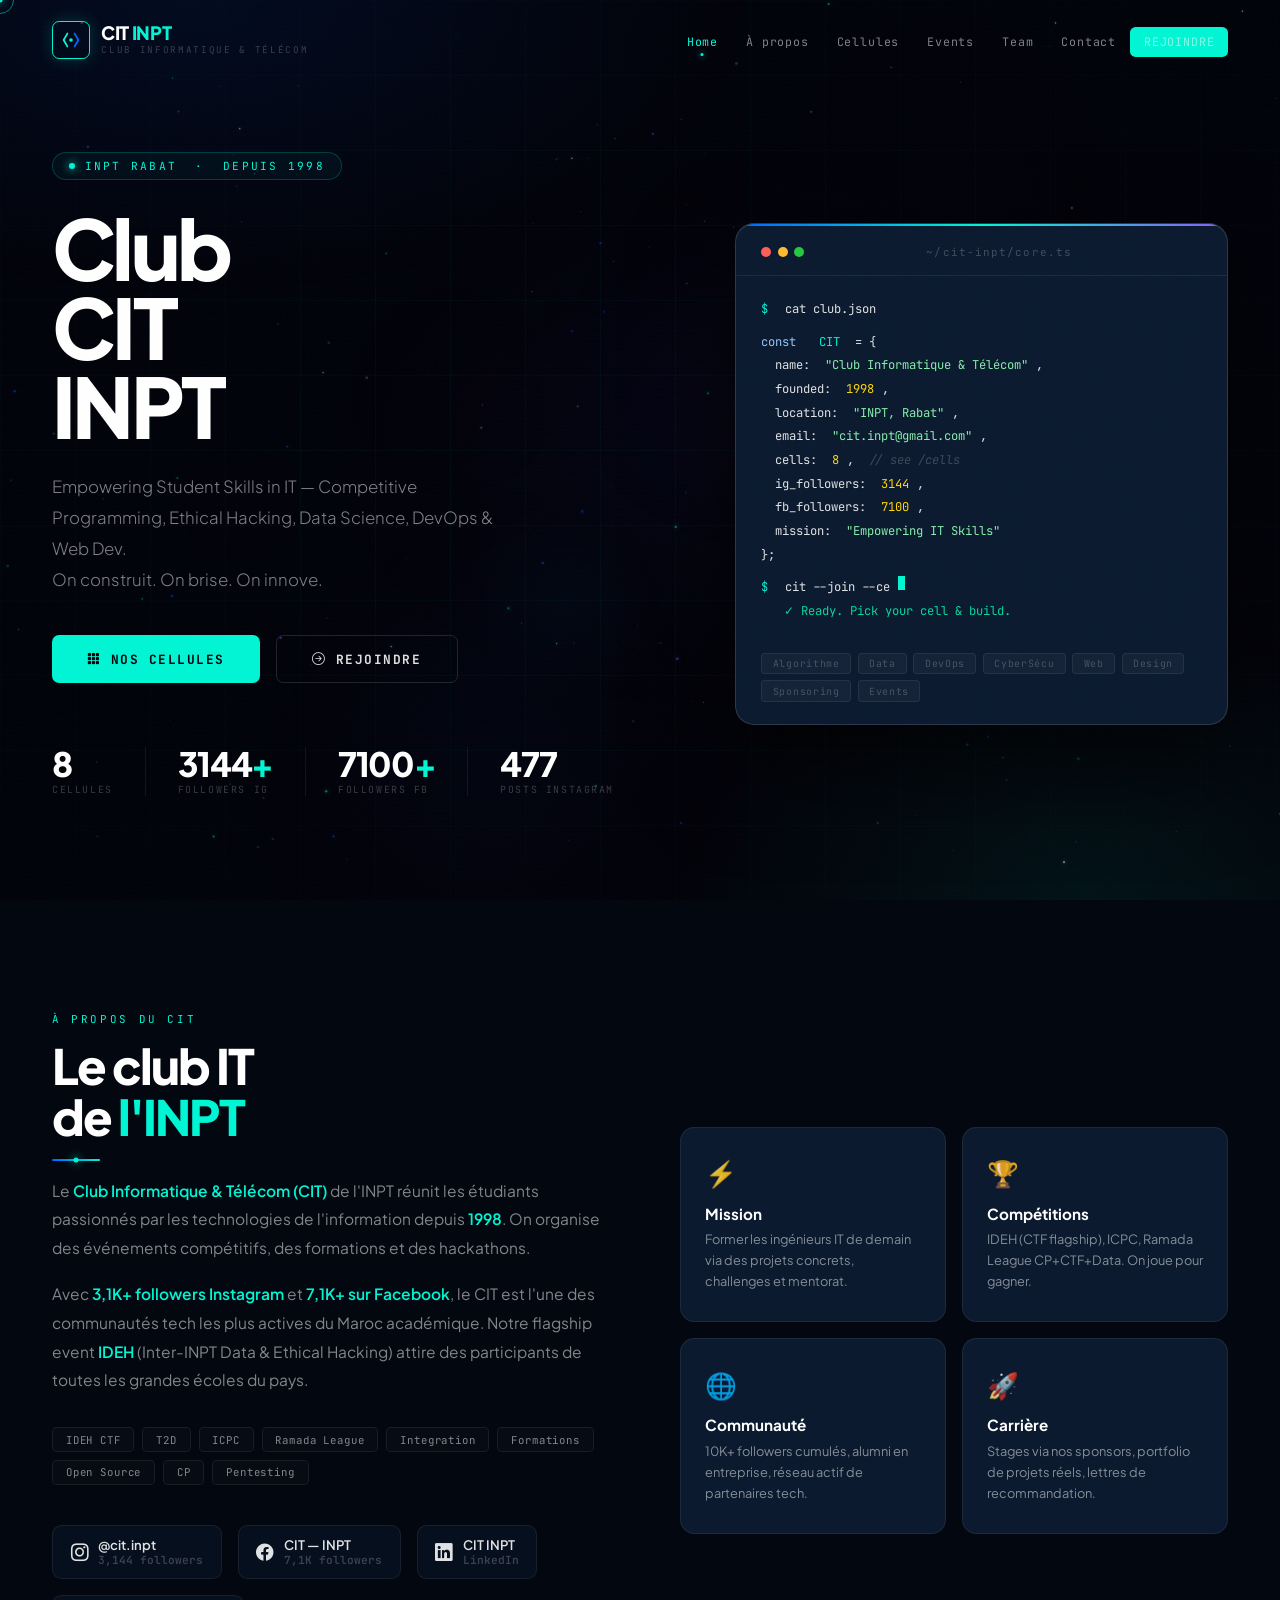
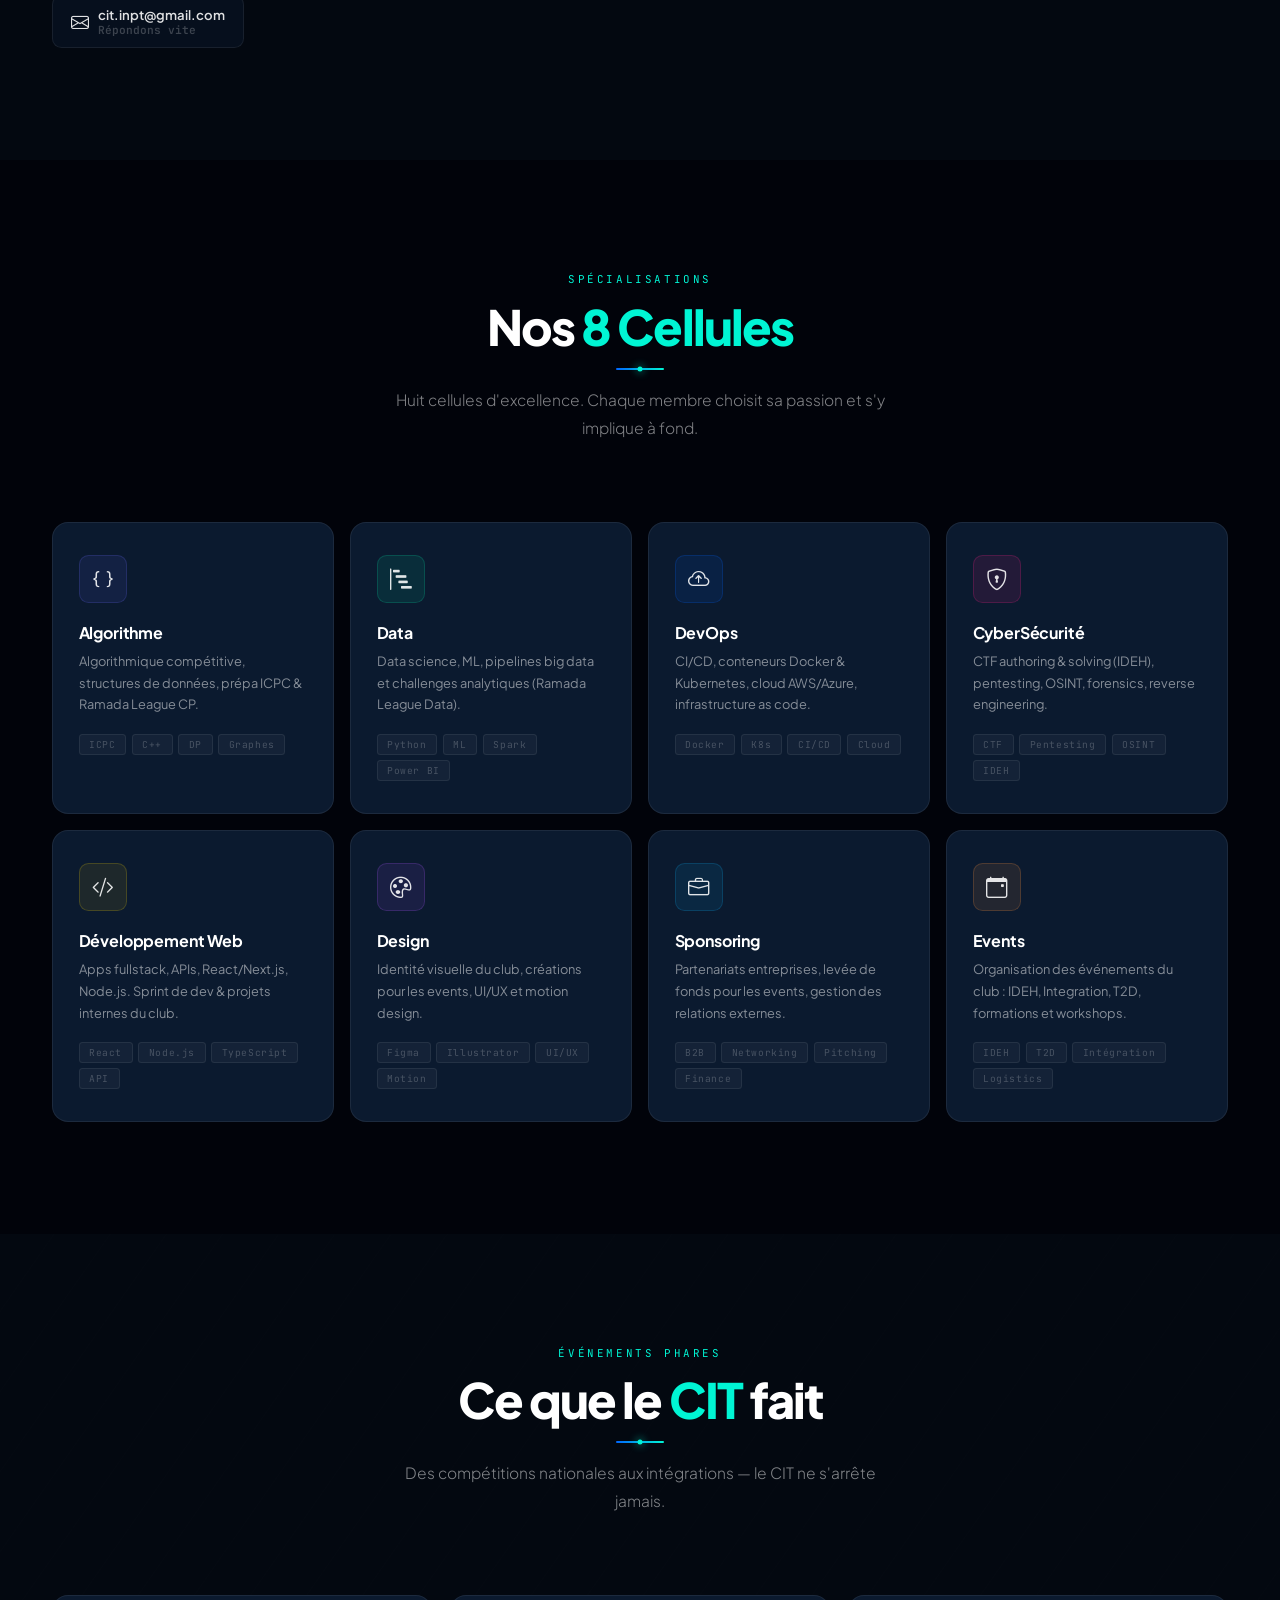
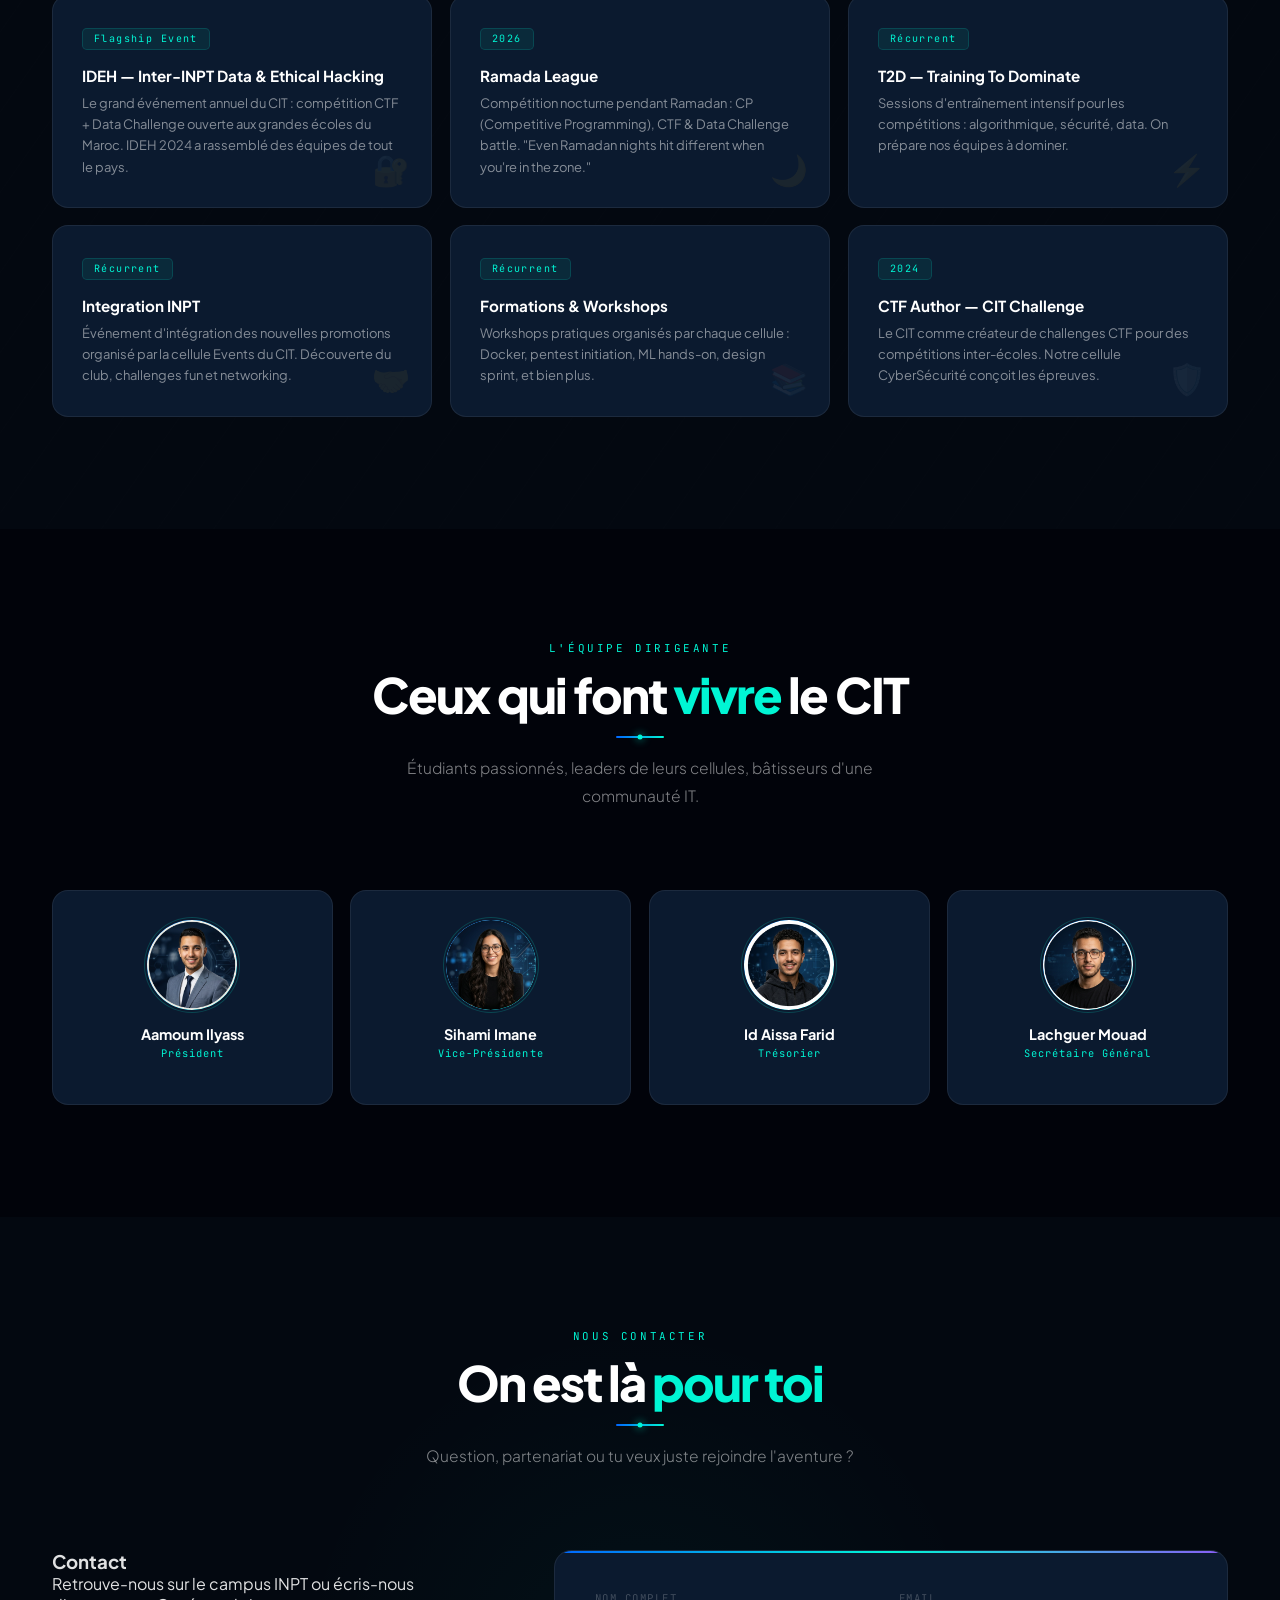
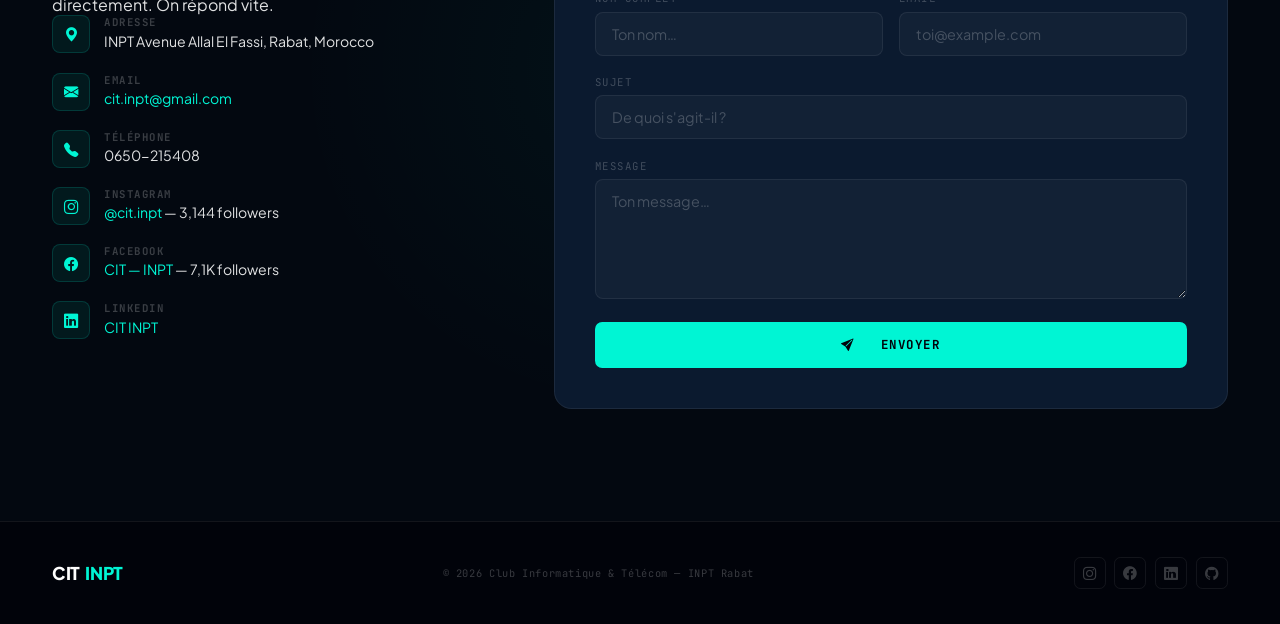
<file: index.html>
<!DOCTYPE html>
<html lang="fr">

<head>
    <meta charset="UTF-8" />
    <meta name="viewport" content="width=device-width, initial-scale=1.0" />
    <meta name="description"
        content="CIT INPT — Club Informatique & Télécom. Algorithme, Data, DevOps, CyberSécurité, Web, Design, Sponsoring, Events." />
    <title>CIT INPT — Club Informatique &amp; Télécom</title>

    <!-- Bootstrap Icons -->
    <link rel="stylesheet" href="https://cdn.jsdelivr.net/npm/bootstrap-icons@1.11.3/font/bootstrap-icons.min.css" />
    <!-- Custom CSS -->
    <link rel="stylesheet" href="site.css" />
    <script src="site.js" defer></script>
</head>

<body>

    <!-- ── Grain noise overlay ─────────────────────────────────────────── -->
    <div class="noise-overlay"></div>

    <!-- ── Custom cursor ──────────────────────────────────────────────── -->
    <div class="cur-dot"></div>
    <div class="cur-ring"></div>

    <!-- ── Scroll progress ────────────────────────────────────────────── -->
    <div id="progress-bar"></div>

    <!-- ── Starfield canvas ───────────────────────────────────────────── -->
    <canvas id="starfield"></canvas>

    <!-- ══════════════════════════════════════════════════════════════════
     NAVBAR
     ══════════════════════════════════════════════════════════════════ -->
    <nav class="navbar">
        <div class="container">
            <div class="nav-inner">

                <!-- Logo -->
                <a href="#hero" class="nav-logo">
                    <div class="logo-icon">
                        <!-- CIT SVG mark (simplified bracket-C) -->
                        <svg viewBox="0 0 24 24" fill="none" xmlns="http://www.w3.org/2000/svg">
                            <path d="M8 5L4 12L8 19" stroke="#00f5d4" stroke-width="2" stroke-linecap="round"
                                stroke-linejoin="round" />
                            <path d="M16 5L20 12L16 19" stroke="#0066ff" stroke-width="2" stroke-linecap="round"
                                stroke-linejoin="round" />
                            <circle cx="12" cy="12" r="2" fill="#00f5d4" />
                        </svg>
                    </div>
                    <div>
                        <div class="logo-text">CIT <span>INPT</span></div>
                        <div class="logo-sub">Club Informatique &amp; Télécom</div>
                    </div>
                </a>

                <!-- Hamburger -->
                <button class="hamburger" aria-label="Menu">
                    <span></span><span></span><span></span>
                </button>

                <!-- Links -->
                <ul class="nav-links">
                    <li><a href="#hero" data-index="00">Home</a></li>
                    <li><a href="#about" data-index="01">À propos</a></li>
                    <li><a href="#cells" data-index="02">Cellules</a></li>
                    <li><a href="#events" data-index="03">Events</a></li>
                    <li><a href="#team" data-index="04">Team</a></li>
                    <li><a href="#contact" data-index="05">Contact</a></li>
                    <li><a href="join/index.html" class="btn-join">Rejoindre</a></li>
                </ul>

            </div>
        </div>
    </nav>

    <!-- ══════════════════════════════════════════════════════════════════
     HERO
     ══════════════════════════════════════════════════════════════════ -->
    <section id="hero">
        <!-- bg layers -->
        <div style="position:absolute;inset:0;z-index:1;pointer-events:none;">
            <div class="hero-bg-grid"
                style="position:absolute;inset:0;background-image:linear-gradient(rgba(0,245,212,.035) 1px,transparent 1px),linear-gradient(90deg,rgba(0,245,212,.035) 1px,transparent 1px);background-size:75px 75px;mask-image:radial-gradient(ellipse 80% 80% at 50% 50%,black 30%,transparent 100%);">
            </div>
        </div>

        <div class="container">
            <div class="hero-grid">

                <!-- ── LEFT ── -->
                <div>
                    <div class="hero-eyebrow reveal">
                        <span class="eyebrow-dot"></span>
                        INPT Rabat &nbsp;·&nbsp; Depuis 1998
                    </div>

                    <h1 class="hero-h1 reveal d1">
                        Club<br>
                        CIT<br>
                        INPT
                    </h1>

                    <p class="hero-desc reveal d2">
                        Empowering Student Skills in IT — Competitive Programming,
                        Ethical Hacking, Data Science, DevOps &amp; Web Dev.
                        <br>On construit. On brise. On innove.
                    </p>

                    <div class="hero-actions reveal d3">
                        <a href="#cells" class="cta-primary">
                            <i class="bi bi-grid-3x3-gap-fill"></i> Nos Cellules
                        </a>
                        <a href="join/index.html" class="cta-ghost">
                            <i class="bi bi-arrow-right-circle"></i> Rejoindre
                        </a>
                    </div>

                    <div class="hero-stats reveal d4">
                        <div class="hero-stat">
                            <div class="stat-val" data-count="8" data-suffix=""><span>0</span></div>
                            <div class="stat-key">Cellules</div>
                        </div>
                        <div class="hero-stat">
                            <div class="stat-val" data-count="3144" data-suffix="+"><span>0+</span></div>
                            <div class="stat-key">Followers IG</div>
                        </div>
                        <div class="hero-stat">
                            <div class="stat-val" data-count="7100" data-suffix="+"><span>0+</span></div>
                            <div class="stat-key">Followers FB</div>
                        </div>
                        <div class="hero-stat">
                            <div class="stat-val" data-count="477" data-suffix=""><span>0</span></div>
                            <div class="stat-key">Posts Instagram</div>
                        </div>
                    </div>
                </div>

                <!-- ── RIGHT — Holo terminal card ── -->
                <div class="hero-card reveal d2">
                    <div class="holo-card">
                        <div class="card-header">
                            <div class="win-dots">
                                <div class="wd r"></div>
                                <div class="wd y"></div>
                                <div class="wd g"></div>
                            </div>
                            <div class="card-title">~/cit-inpt/core.ts</div>
                        </div>

                        <div class="card-body">
                            <div class="tl"><span class="tp">$</span><span class="t-type" data-t="cat club.json"></span>
                            </div>
                            <div class="tb"></div>
                            <div class="tl"><span class="kw">const</span>&nbsp;<span class="fn">CIT</span>&nbsp;= {
                            </div>
                            <div class="tl">&nbsp;&nbsp;name:&nbsp;<span class="str">"Club Informatique &
                                    Télécom"</span>,</div>
                            <div class="tl">&nbsp;&nbsp;founded:&nbsp;<span class="num">1998</span>,</div>
                            <div class="tl">&nbsp;&nbsp;location:&nbsp;<span class="str">"INPT, Rabat"</span>,</div>
                            <div class="tl">&nbsp;&nbsp;email:&nbsp;<span class="str">"cit.inpt@gmail.com"</span>,</div>
                            <div class="tl">&nbsp;&nbsp;cells:&nbsp;<span class="num">8</span>,&nbsp;<span class="cm">//
                                    see /cells</span></div>
                            <div class="tl">&nbsp;&nbsp;ig_followers:&nbsp;<span class="num">3144</span>,</div>
                            <div class="tl">&nbsp;&nbsp;fb_followers:&nbsp;<span class="num">7100</span>,</div>
                            <div class="tl">&nbsp;&nbsp;mission:&nbsp;<span class="str">"Empowering IT Skills"</span>
                            </div>
                            <div class="tl">};</div>
                            <div class="tb"></div>
                            <div class="tl">
                                <span class="tp">$</span>
                                <span class="t-type" data-t="cit --join --cell=?"></span>
                                <span class="tcur"></span>
                            </div>
                            <div class="tl"><span class="ok">✓ Ready. Pick your cell &amp; build.</span></div>
                        </div>

                        <div class="card-chips">
                            <span class="chip">Algorithme</span>
                            <span class="chip">Data</span>
                            <span class="chip">DevOps</span>
                            <span class="chip">CyberSécu</span>
                            <span class="chip">Web</span>
                            <span class="chip">Design</span>
                            <span class="chip">Sponsoring</span>
                            <span class="chip">Events</span>
                        </div>
                    </div>
                </div>

            </div>
        </div>
    </section>

    <!-- ══════════════════════════════════════════════════════════════════
     ABOUT
     ══════════════════════════════════════════════════════════════════ -->
    <section id="about">
        <div class="container">
            <div class="about-wrap">

                <!-- Left text -->
                <div class="about-left">
                    <span class="s-kicker reveal">À propos du CIT</span>
                    <h2 class="s-title reveal d1">Le club IT<br>de <span class="acc">l'INPT</span></h2>
                    <div class="s-line reveal d1"></div>

                    <p class="about-body reveal d2">
                        Le <strong>Club Informatique &amp; Télécom (CIT)</strong> de l'INPT réunit
                        les étudiants passionnés par les technologies de l'information depuis <strong>1998</strong>.
                        On organise des événements compétitifs, des formations et des hackathons.
                    </p>
                    <p class="about-body reveal d3">
                        Avec <strong>3,1K+ followers Instagram</strong> et <strong>7,1K+ sur Facebook</strong>,
                        le CIT est l'une des communautés tech les plus actives du Maroc académique.
                        Notre flagship event <strong>IDEH</strong> (Inter-INPT Data &amp; Ethical Hacking)
                        attire des participants de toutes les grandes écoles du pays.
                    </p>

                    <div class="about-tags reveal d4">
                        <span class="atag">IDEH CTF</span>
                        <span class="atag">T2D</span>
                        <span class="atag">ICPC</span>
                        <span class="atag">Ramada League</span>
                        <span class="atag">Integration</span>
                        <span class="atag">Formations</span>
                        <span class="atag">Open Source</span>
                        <span class="atag">CP</span>
                        <span class="atag">Pentesting</span>
                    </div>

                    <!-- Real social links -->
                    <div class="social-row reveal d5">
                        <a class="social-pill" href="https://www.instagram.com/cit.inpt/" target="_blank"
                            rel="noopener">
                            <span class="sp-icon"><i class="bi bi-instagram"></i></span>
                            <div>
                                <div>@cit.inpt</div>
                                <div class="sp-count">3,144 followers</div>
                            </div>
                        </a>
                        <a class="social-pill" href="https://www.facebook.com/CIT.INPT?locale=fr_FR" target="_blank"
                            rel="noopener">
                            <span class="sp-icon"><i class="bi bi-facebook"></i></span>
                            <div>
                                <div>CIT — INPT</div>
                                <div class="sp-count">7,1K followers</div>
                            </div>
                        </a>
                        <a class="social-pill" href="https://www.linkedin.com/company/cit-inpt/?originalSubdomain=ma"
                            target="_blank" rel="noopener">
                            <span class="sp-icon"><i class="bi bi-linkedin"></i></span>
                            <div>
                                <div>CIT INPT</div>
                                <div class="sp-count">LinkedIn</div>
                            </div>
                        </a>
                        <a class="social-pill" href="mailto:cit.inpt@gmail.com">
                            <span class="sp-icon"><i class="bi bi-envelope"></i></span>
                            <div>
                                <div>cit.inpt@gmail.com</div>
                                <div class="sp-count">Répondons vite</div>
                            </div>
                        </a>
                    </div>
                </div>

                <!-- Right mini cards -->
                <div class="about-cards">
                    <div class="acard reveal d1" style="--ac-grad:linear-gradient(90deg,#00f5d4,#0066ff)">
                        <span class="acard-ico">⚡</span>
                        <h4>Mission</h4>
                        <p>Former les ingénieurs IT de demain via des projets concrets, challenges et mentorat.</p>
                    </div>
                    <div class="acard reveal d2" style="--ac-grad:linear-gradient(90deg,#f72585,#ffd60a)">
                        <span class="acard-ico">🏆</span>
                        <h4>Compétitions</h4>
                        <p>IDEH (CTF flagship), ICPC, Ramada League CP+CTF+Data. On joue pour gagner.</p>
                    </div>
                    <div class="acard reveal d3" style="--ac-grad:linear-gradient(90deg,#6366f1,#a78bfa)">
                        <span class="acard-ico">🌐</span>
                        <h4>Communauté</h4>
                        <p>10K+ followers cumulés, alumni en entreprise, réseau actif de partenaires tech.</p>
                    </div>
                    <div class="acard reveal d4" style="--ac-grad:linear-gradient(90deg,#06d6a0,#00f5d4)">
                        <span class="acard-ico">🚀</span>
                        <h4>Carrière</h4>
                        <p>Stages via nos sponsors, portfolio de projets réels, lettres de recommandation.</p>
                    </div>
                </div>

            </div>
        </div>
    </section>

    <!-- ══════════════════════════════════════════════════════════════════
     CELLS
     ══════════════════════════════════════════════════════════════════ -->
    <section id="cells">
        <div class="container">
            <div class="s-head">
                <span class="s-kicker reveal">Spécialisations</span>
                <h2 class="s-title reveal d1">Nos <span class="acc">8 Cellules</span></h2>
                <div class="s-line reveal d1"></div>
                <p class="s-desc reveal d2">
                    Huit cellules d'excellence. Chaque membre choisit sa passion et s'y implique à fond.
                </p>
            </div>

            <div class="cells-grid">

                <!-- 1. Algorithme -->
                <div class="cell c-algo reveal d1">
                    <div class="cell-shine"></div>
                    <div class="cell-body">
                        <div class="cell-icon"><i class="bi bi-braces"></i></div>
                        <h3>Algorithme</h3>
                        <p>Algorithmique compétitive, structures de données, prépa ICPC &amp; Ramada League CP.</p>
                        <div class="cell-tags">
                            <span class="ctag">ICPC</span><span class="ctag">C++</span>
                            <span class="ctag">DP</span><span class="ctag">Graphes</span>
                        </div>
                    </div>
                </div>

                <!-- 2. Data -->
                <div class="cell c-data reveal d2">
                    <div class="cell-shine"></div>
                    <div class="cell-body">
                        <div class="cell-icon"><i class="bi bi-bar-chart-steps"></i></div>
                        <h3>Data</h3>
                        <p>Data science, ML, pipelines big data et challenges analytiques (Ramada League Data).</p>
                        <div class="cell-tags">
                            <span class="ctag">Python</span><span class="ctag">ML</span>
                            <span class="ctag">Spark</span><span class="ctag">Power BI</span>
                        </div>
                    </div>
                </div>

                <!-- 3. DevOps -->
                <div class="cell c-devops reveal d3">
                    <div class="cell-shine"></div>
                    <div class="cell-body">
                        <div class="cell-icon"><i class="bi bi-cloud-arrow-up"></i></div>
                        <h3>DevOps</h3>
                        <p>CI/CD, conteneurs Docker &amp; Kubernetes, cloud AWS/Azure, infrastructure as code.</p>
                        <div class="cell-tags">
                            <span class="ctag">Docker</span><span class="ctag">K8s</span>
                            <span class="ctag">CI/CD</span><span class="ctag">Cloud</span>
                        </div>
                    </div>
                </div>

                <!-- 4. CyberSécurité -->
                <div class="cell c-cyber reveal d4">
                    <div class="cell-shine"></div>
                    <div class="cell-body">
                        <div class="cell-icon"><i class="bi bi-shield-lock"></i></div>
                        <h3>CyberSécurité</h3>
                        <p>CTF authoring &amp; solving (IDEH), pentesting, OSINT, forensics, reverse engineering.</p>
                        <div class="cell-tags">
                            <span class="ctag">CTF</span><span class="ctag">Pentesting</span>
                            <span class="ctag">OSINT</span><span class="ctag">IDEH</span>
                        </div>
                    </div>
                </div>

                <!-- 5. Développement Web -->
                <div class="cell c-web reveal d5">
                    <div class="cell-shine"></div>
                    <div class="cell-body">
                        <div class="cell-icon"><i class="bi bi-code-slash"></i></div>
                        <h3>Développement Web</h3>
                        <p>Apps fullstack, APIs, React/Next.js, Node.js. Sprint de dev &amp; projets internes du club.
                        </p>
                        <div class="cell-tags">
                            <span class="ctag">React</span><span class="ctag">Node.js</span>
                            <span class="ctag">TypeScript</span><span class="ctag">API</span>
                        </div>
                    </div>
                </div>

                <!-- 6. Design -->
                <div class="cell c-design reveal d6">
                    <div class="cell-shine"></div>
                    <div class="cell-body">
                        <div class="cell-icon"><i class="bi bi-palette"></i></div>
                        <h3>Design</h3>
                        <p>Identité visuelle du club, créations pour les events, UI/UX et motion design.</p>
                        <div class="cell-tags">
                            <span class="ctag">Figma</span><span class="ctag">Illustrator</span>
                            <span class="ctag">UI/UX</span><span class="ctag">Motion</span>
                        </div>
                    </div>
                </div>

                <!-- 7. Sponsoring -->
                <div class="cell c-spon reveal d7">
                    <div class="cell-shine"></div>
                    <div class="cell-body">
                        <div class="cell-icon"><i class="bi bi-briefcase"></i></div>
                        <h3>Sponsoring</h3>
                        <p>Partenariats entreprises, levée de fonds pour les events, gestion des relations externes.</p>
                        <div class="cell-tags">
                            <span class="ctag">B2B</span><span class="ctag">Networking</span>
                            <span class="ctag">Pitching</span><span class="ctag">Finance</span>
                        </div>
                    </div>
                </div>

                <!-- 8. Events -->
                <div class="cell c-events reveal d8">
                    <div class="cell-shine"></div>
                    <div class="cell-body">
                        <div class="cell-icon"><i class="bi bi-calendar-event"></i></div>
                        <h3>Events</h3>
                        <p>Organisation des événements du club : IDEH, Integration, T2D, formations et workshops.</p>
                        <div class="cell-tags">
                            <span class="ctag">IDEH</span><span class="ctag">T2D</span>
                            <span class="ctag">Intégration</span><span class="ctag">Logistics</span>
                        </div>
                    </div>
                </div>

            </div>
        </div>
    </section>

    <!-- ══════════════════════════════════════════════════════════════════
     EVENTS (highlights)
     ══════════════════════════════════════════════════════════════════ -->
    <section id="events">
        <div class="container">
            <div class="s-head">
                <span class="s-kicker reveal">Événements phares</span>
                <h2 class="s-title reveal d1">Ce que le <span class="acc">CIT</span> fait</h2>
                <div class="s-line reveal d1"></div>
                <p class="s-desc reveal d2">
                    Des compétitions nationales aux intégrations — le CIT ne s'arrête jamais.
                </p>
            </div>

            <div class="events-grid">

                <div class="ev-card reveal d1">
                    <span class="ev-yr">Flagship Event</span>
                    <h4>IDEH — Inter-INPT Data &amp; Ethical Hacking</h4>
                    <p>Le grand événement annuel du CIT : compétition CTF + Data Challenge ouverte aux grandes écoles du
                        Maroc. IDEH 2024 a rassemblé des équipes de tout le pays.</p>
                    <span class="ev-emoji">🔐</span>
                </div>

                <div class="ev-card reveal d2">
                    <span class="ev-yr">2026</span>
                    <h4>Ramada League</h4>
                    <p>Compétition nocturne pendant Ramadan : CP (Competitive Programming), CTF &amp; Data Challenge
                        battle. "Even Ramadan nights hit different when you're in the zone."</p>
                    <span class="ev-emoji">🌙</span>
                </div>

                <div class="ev-card reveal d3">
                    <span class="ev-yr">Récurrent</span>
                    <h4>T2D — Training To Dominate</h4>
                    <p>Sessions d'entraînement intensif pour les compétitions : algorithmique, sécurité, data. On
                        prépare nos équipes à dominer.</p>
                    <span class="ev-emoji">⚡</span>
                </div>

                <div class="ev-card reveal d4">
                    <span class="ev-yr">Récurrent</span>
                    <h4>Integration INPT</h4>
                    <p>Événement d'intégration des nouvelles promotions organisé par la cellule Events du CIT.
                        Découverte du club, challenges fun et networking.</p>
                    <span class="ev-emoji">🤝</span>
                </div>

                <div class="ev-card reveal d5">
                    <span class="ev-yr">Récurrent</span>
                    <h4>Formations &amp; Workshops</h4>
                    <p>Workshops pratiques organisés par chaque cellule : Docker, pentest initiation, ML hands-on,
                        design sprint, et bien plus.</p>
                    <span class="ev-emoji">📚</span>
                </div>

                <div class="ev-card reveal d6">
                    <span class="ev-yr">2024</span>
                    <h4>CTF Author — CIT Challenge</h4>
                    <p>Le CIT comme créateur de challenges CTF pour des compétitions inter-écoles. Notre cellule
                        CyberSécurité conçoit les épreuves.</p>
                    <span class="ev-emoji">🛡️</span>
                </div>

            </div>
        </div>
    </section>

    <!-- ══════════════════════════════════════════════════════════════════
     TEAM
     ══════════════════════════════════════════════════════════════════ -->
    <section id="team">
        <div class="container">
            <div class="s-head">
                <span class="s-kicker reveal">L'équipe dirigeante</span>
                <h2 class="s-title reveal d1">Ceux qui font <span class="acc">vivre</span> le CIT</h2>
                <div class="s-line reveal d1"></div>
                <p class="s-desc reveal d2">
                    Étudiants passionnés, leaders de leurs cellules, bâtisseurs d'une communauté IT.
                </p>
            </div>

            <div class="team-grid">
                <div class="tm-card reveal d1">
                    <div class="tm-av"><img src="team/president.png" alt="Aamoum Ilyass"></div>
                    <div class="tm-name">Aamoum Ilyass</div>
                    <div class="tm-role">Président</div>
                </div>
                <div class="tm-card reveal d2">
                    <div class="tm-av"><img src="team/vp.png" alt="Sihami Imane"></div>
                    <div class="tm-name">Sihami Imane</div>
                    <div class="tm-role">Vice-Présidente</div>
                </div>
                <div class="tm-card reveal d3">
                    <div class="tm-av"><img src="team/treasurer.png" alt="Id Aissa Farid"></div>
                    <div class="tm-name">Id Aissa Farid</div>
                    <div class="tm-role">Trésorier</div>
                </div>
                <div class="tm-card reveal d4">
                    <div class="tm-av"><img src="team/secretary.png" alt="Lachguer Mouad"></div>
                    <div class="tm-name">Lachguer Mouad</div>
                    <div class="tm-role">Secrétaire Général</div>
                </div>
            </div>
        </div>
    </section>

    <!-- ══════════════════════════════════════════════════════════════════
     CONTACT
     ══════════════════════════════════════════════════════════════════ -->
    <section id="contact">
        <div class="container">
            <div class="s-head">
                <span class="s-kicker reveal">Nous contacter</span>
                <h2 class="s-title reveal d1">On est là <span class="acc">pour toi</span></h2>
                <div class="s-line reveal d1"></div>
                <p class="s-desc reveal d2">
                    Question, partenariat ou tu veux juste rejoindre l'aventure ?
                </p>
            </div>

            <div class="contact-wrap">

                <!-- Info -->
                <div class="reveal d1">
                    <h3>Contact</h3>
                    <p>Retrouve-nous sur le campus INPT ou écris-nous directement. On répond vite.</p>

                    <div class="c-block">
                        <div class="c-icon"><i class="bi bi-geo-alt-fill"></i></div>
                        <div class="c-text">
                            <h5>Adresse</h5>
                            <p>INPT Avenue Allal El Fassi, Rabat, Morocco</p>
                        </div>
                    </div>
                    <div class="c-block">
                        <div class="c-icon"><i class="bi bi-envelope-fill"></i></div>
                        <div class="c-text">
                            <h5>Email</h5>
                            <p><a href="mailto:cit.inpt@gmail.com">cit.inpt@gmail.com</a></p>
                        </div>
                    </div>
                    <div class="c-block">
                        <div class="c-icon"><i class="bi bi-telephone-fill"></i></div>
                        <div class="c-text">
                            <h5>Téléphone</h5>
                            <p>0650-215408</p>
                        </div>
                    </div>
                    <div class="c-block">
                        <div class="c-icon"><i class="bi bi-instagram"></i></div>
                        <div class="c-text">
                            <h5>Instagram</h5>
                            <p><a href="https://www.instagram.com/cit.inpt/" target="_blank">@cit.inpt</a> — 3,144
                                followers
                            </p>
                        </div>
                    </div>
                    <div class="c-block">
                        <div class="c-icon"><i class="bi bi-facebook"></i></div>
                        <div class="c-text">
                            <h5>Facebook</h5>
                            <p><a href="https://www.facebook.com/CIT.INPT?locale=fr_FR" target="_blank">CIT — INPT</a> —
                                7,1K followers</p>
                        </div>
                    </div>
                    <div class="c-block">
                        <div class="c-icon"><i class="bi bi-linkedin"></i></div>
                        <div class="c-text">
                            <h5>LinkedIn</h5>
                            <p><a href="https://www.linkedin.com/company/cit-inpt/?originalSubdomain=ma"
                                    target="_blank">CIT INPT</a></p>
                        </div>
                    </div>
                </div>

                <!-- Form -->
                <div class="c-form-box reveal d2">
                    <form id="cForm" novalidate>
                        <div class="f-row">
                            <div class="fg">
                                <label class="flabel">Nom complet</label>
                                <input class="finput" type="text" placeholder="Ton nom…" required />
                            </div>
                            <div class="fg">
                                <label class="flabel">Email</label>
                                <input class="finput" type="email" placeholder="toi@example.com" required />
                            </div>
                        </div>
                        <div class="fg">
                            <label class="flabel">Sujet</label>
                            <input class="finput" type="text" placeholder="De quoi s'agit-il ?" />
                        </div>
                        <div class="fg">
                            <label class="flabel">Message</label>
                            <textarea class="finput" rows="5" placeholder="Ton message…" required></textarea>
                        </div>
                        <button type="submit" class="btn-send">
                            <i class="bi bi-send-fill"></i>&nbsp; Envoyer
                        </button>
                    </form>
                </div>

            </div>
        </div>
    </section>

    <!-- ══════════════════════════════════════════════════════════════════
     FOOTER
     ══════════════════════════════════════════════════════════════════ -->
    <footer>
        <div class="container">
            <div class="foot-inner">
                <div class="foot-brand">CIT &nbsp;<span>INPT</span></div>
                <div class="foot-copy">&copy; 2026 Club Informatique &amp; Télécom — INPT Rabat</div>
                <div class="foot-socials">
                    <a href="https://www.instagram.com/cit.inpt/" target="_blank" title="Instagram"><i
                            class="bi bi-instagram"></i></a>
                    <a href="https://www.facebook.com/CIT.INPT?locale=fr_FR" target="_blank" title="Facebook"><i
                            class="bi bi-facebook"></i></a>
                    <a href="https://www.linkedin.com/company/cit-inpt/?originalSubdomain=ma" target="_blank"
                        title="LinkedIn"><i class="bi bi-linkedin"></i></a>
                    <a href="#" title="GitHub"><i class="bi bi-github"></i></a>
                </div>
            </div>
        </div>
    </footer>


</body>

</html>
</file>
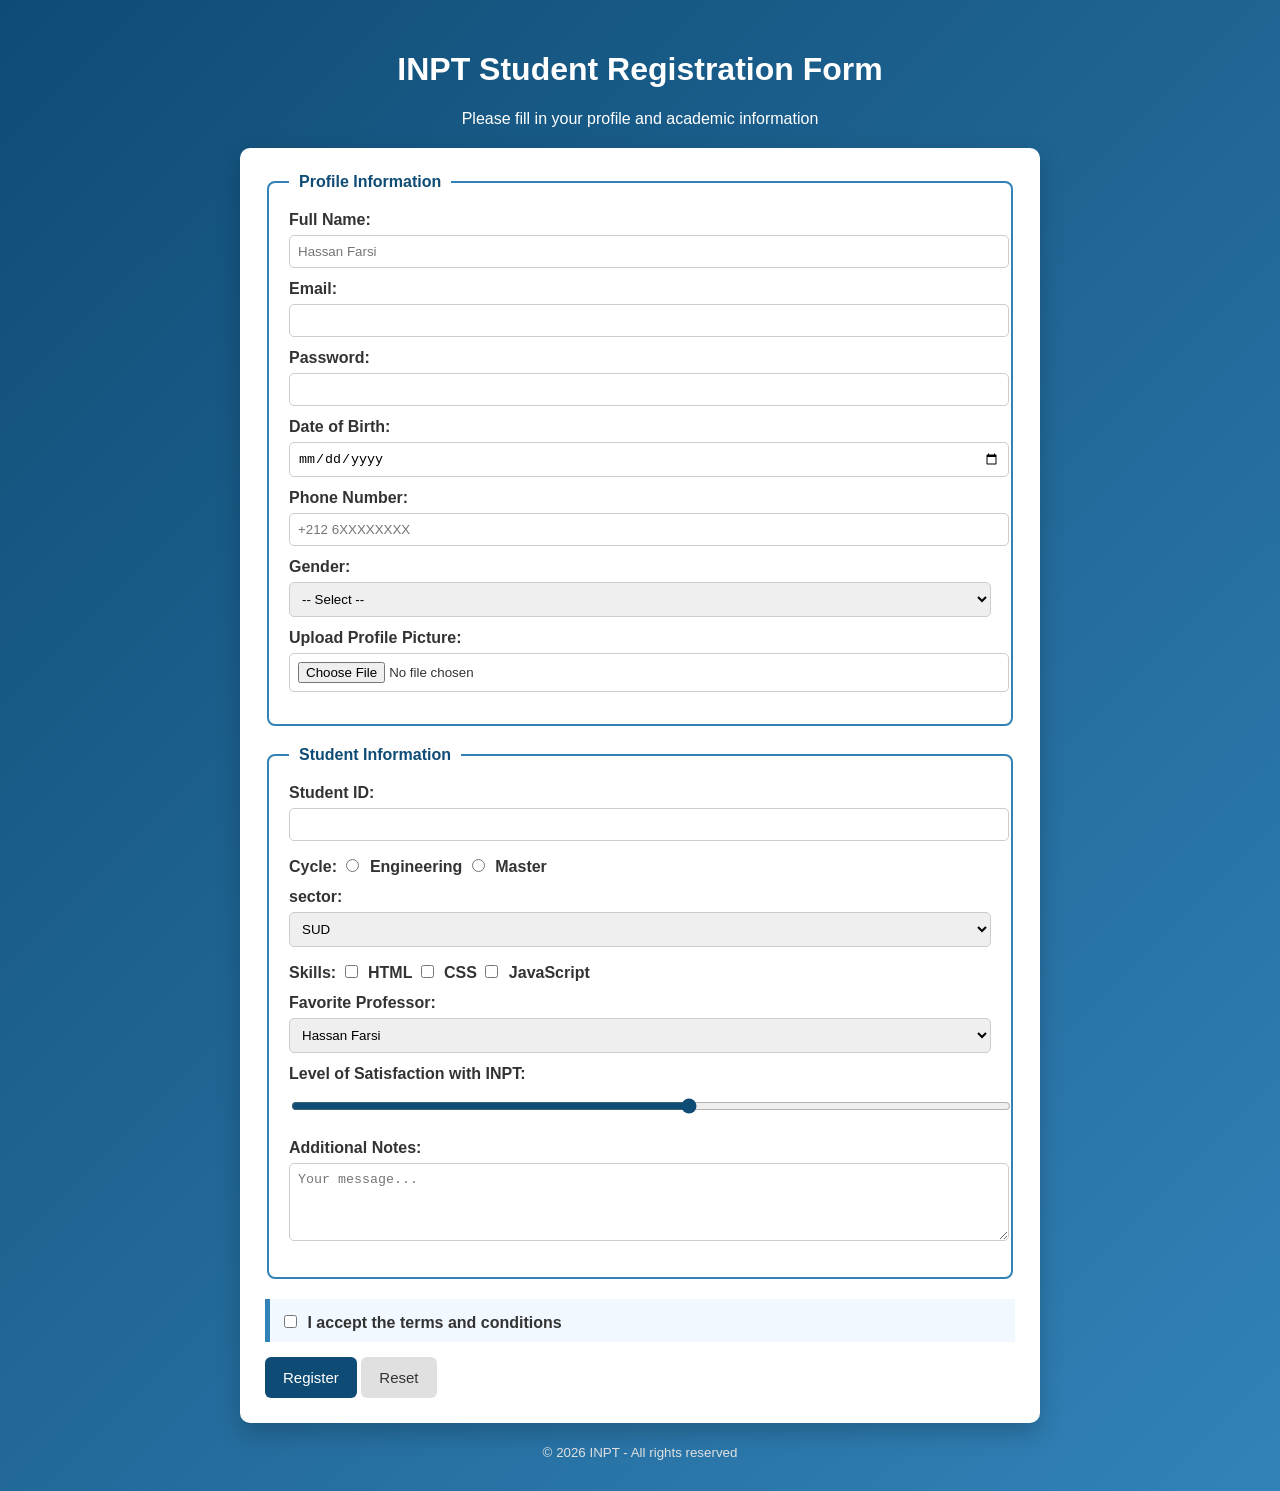
<file: join/index.html>
<!DOCTYPE html>
<html lang="en">
<head>
    <meta charset="UTF-8">
    <title>INPT Student Registration</title>
    <link rel="stylesheet" href="indexCSS.css">
</head>
<body>

<header>
    <h1>INPT Student Registration Form</h1>
    <p>Please fill in your profile and academic information</p>
</header>

<main>
    <form id="registrationForm">

        <!-- PROFILE INFORMATION -->
        <fieldset>
            <legend>Profile Information</legend>

            <label>
                Full Name:
                <input type="text" name="fullName" placeholder="Hassan Farsi" required>
            </label>

            <label>
                Email:
                <input type="email" name="email" required>
            </label>

            <label>
                Password:
                <input type="password" name="password" minlength="8" required>
            </label>

            <label>
                Date of Birth:
                <input type="date" name="dob" required>
            </label>

            <label>
                Phone Number:
                <input type="tel" name="phone" placeholder="+212 6XXXXXXXX" required>
            </label>

            <label>
                Gender:
                <select name="gender">
                    <option value="">-- Select --</option>
                    <option value="male">Male</option>
                    <option value="female">Female</option>
                </select>
            </label>

            <label>
                Upload Profile Picture:
                <input type="file" id="photo" name="photo" accept="image/*">
            </label>

            <img id="photoPreview" alt="Profile preview">

        </fieldset>

        <!-- STUDENT INFORMATION -->
        <fieldset>
            <legend>Student Information</legend>

            <label>
                Student ID:
                <input type="number" name="studentId" required>
            </label>

            <label>
                Cycle:
                <input type="radio" name="cycle" value="engineering"> Engineering
                <input type="radio" name="cycle" value="master"> Master
            </label>

            <label>
                sector:
                <select name="department">
                    <option value="AMOA">AMOA</option>
                    <option value="ASEDS">AMOA</option>
                    <option value="DATA">DATA</option>
                    <option value="ICCN">ICCN</option>
                    <option value="SESNUM">SESNUM</option>
                    <option value="SMART">SMART</option>
                    <option value="SUD" selected>SUD</option>
                </select>
            </label>

            <label>
                Skills:
                <input type="checkbox" name="skills" value="html"> HTML
                <input type="checkbox" name="skills" value="css"> CSS
                <input type="checkbox" name="skills" value="js"> JavaScript
            </label>

            <label>
                Favorite Professor:
                <select id="professor">
                    <option value="Hassan-Farsi" selected>Hassan Farsi</option>
                    <option value="Other professor">Other professor</option>
                    <option value="You">You</option>
                </select>
            </label>

            <label>
                Level of Satisfaction with INPT:
                <input type="range" min="1" max="10">
            </label>

            <label>
                Additional Notes:
                <textarea rows="4" placeholder="Your message..."></textarea>
            </label>
        </fieldset>

        <!-- TERMS -->
        <label class="terms">
            <input type="checkbox" required>
            I accept the terms and conditions
        </label>

        <button type="submit">Register</button>
        <button type="reset">Reset</button>

    </form>

</main>

<footer>
    <small>© 2026 INPT - All rights reserved</small>
</footer>

<script src="indexJS.js"></script>
</body>
</html>
</file>
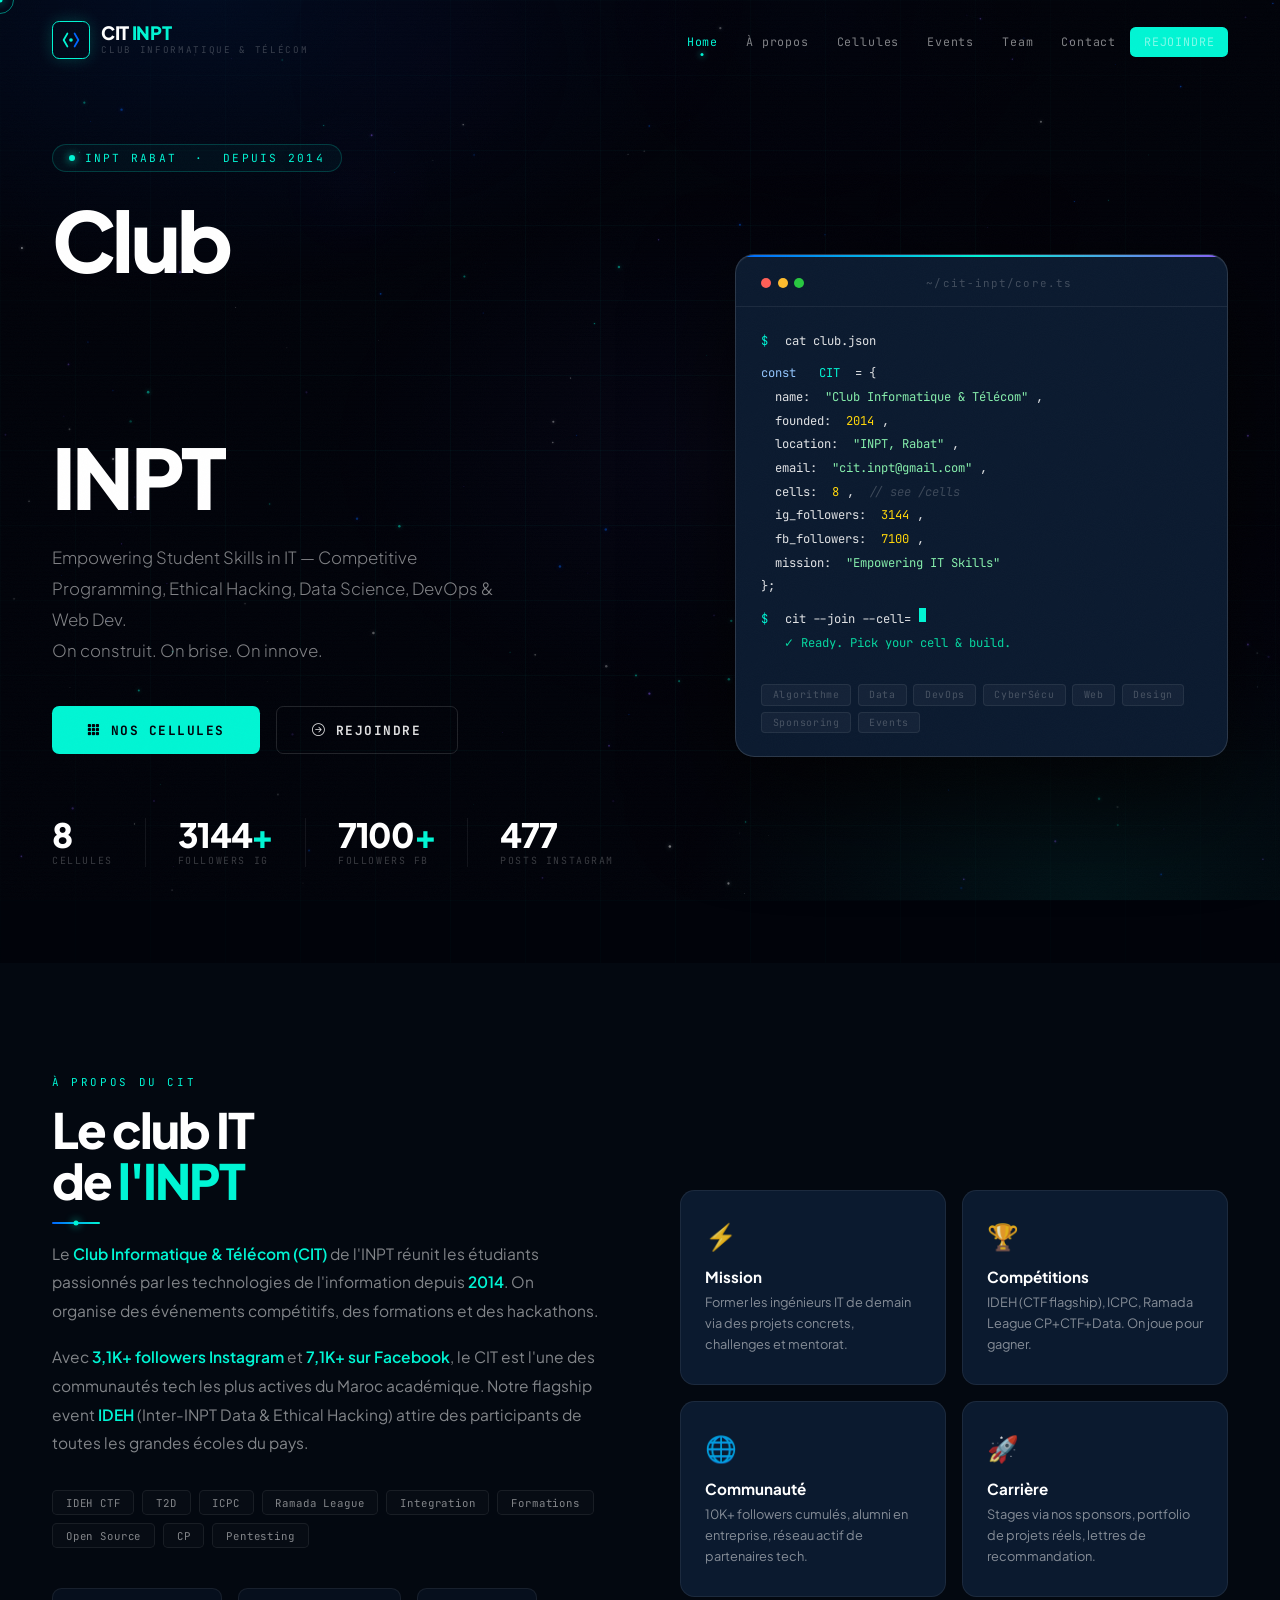
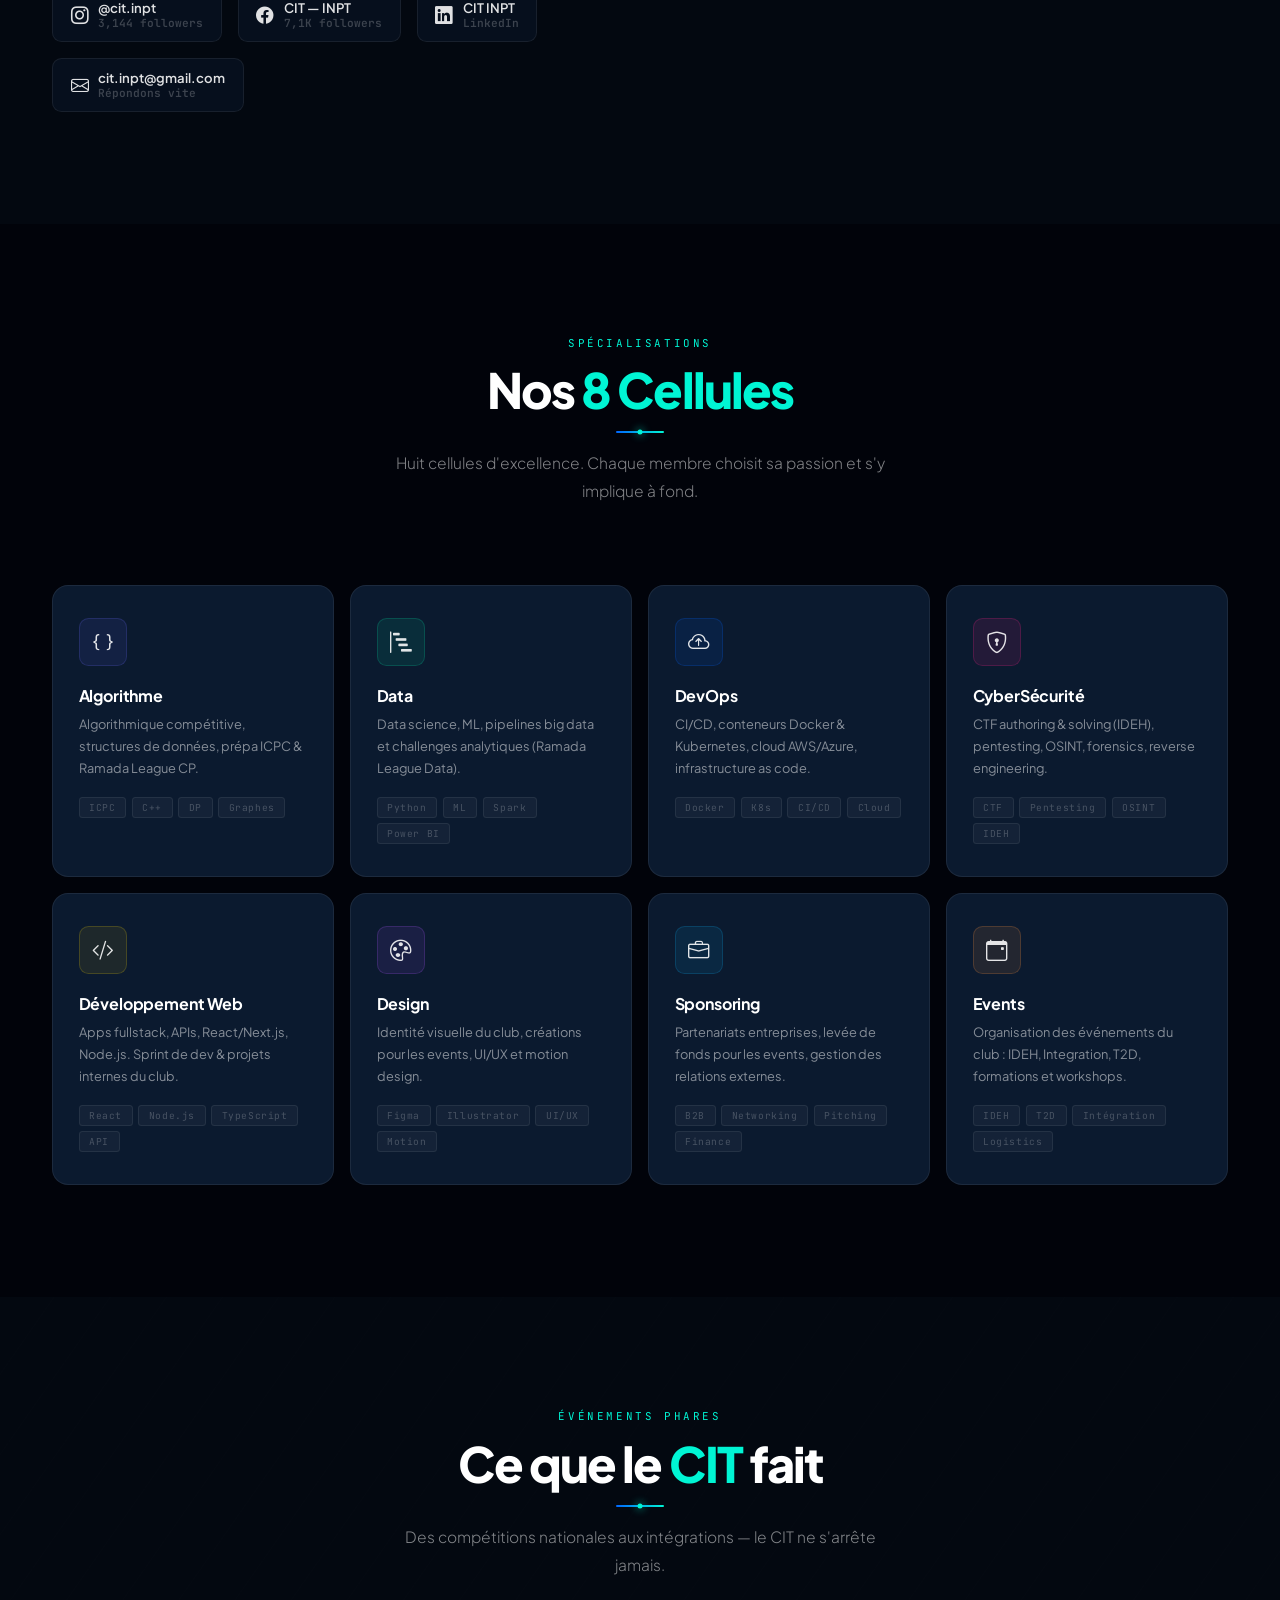
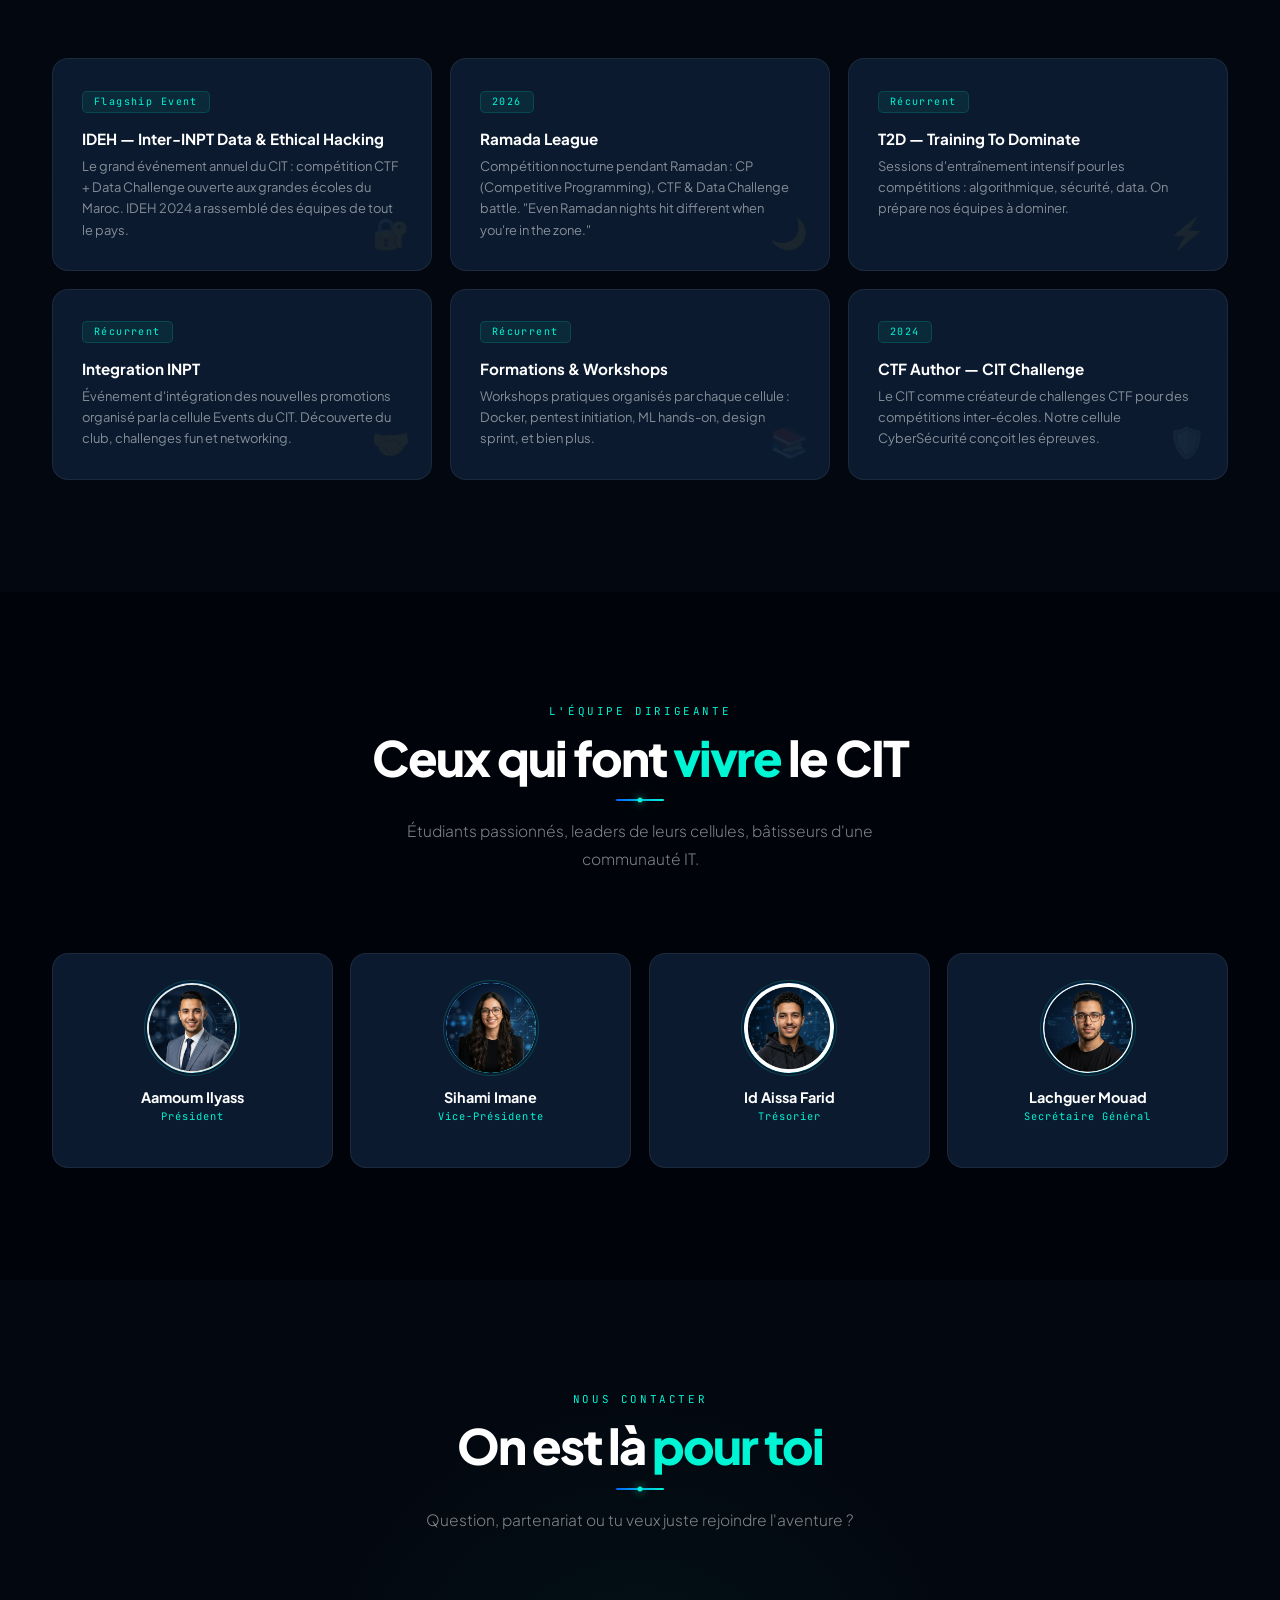
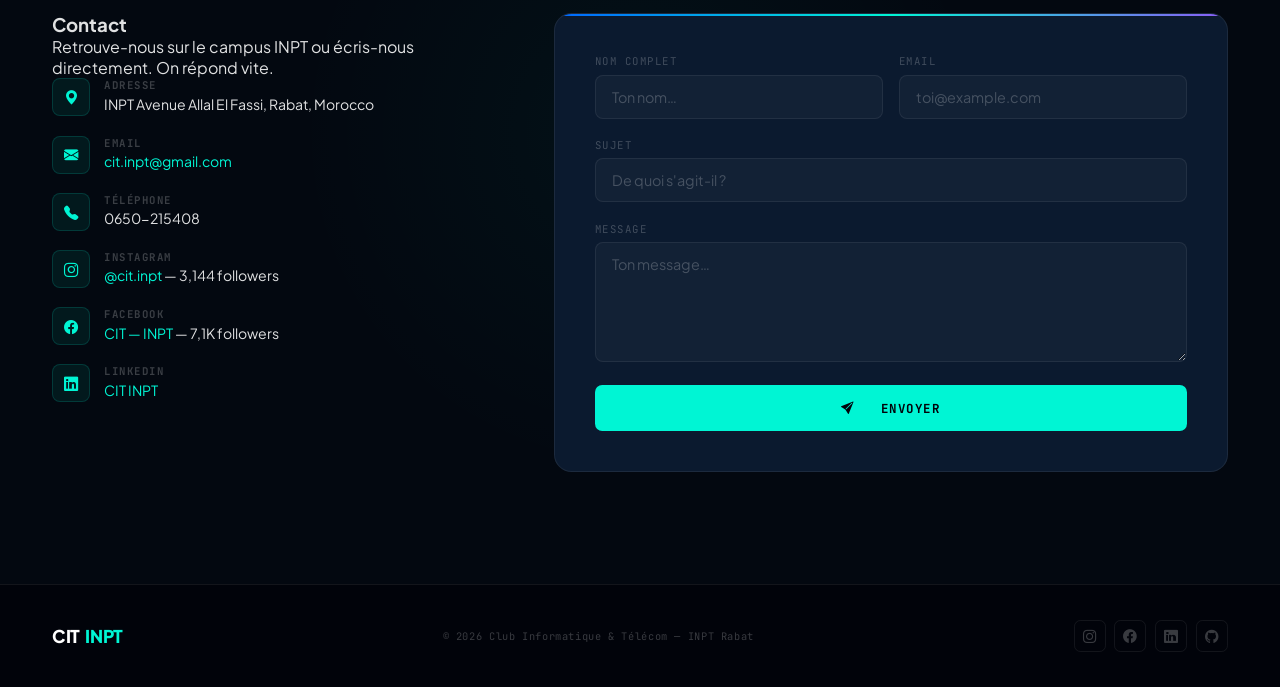
<file: site.html>
<!DOCTYPE html>
<html lang="fr">

<head>
    <meta charset="UTF-8" />
    <meta name="viewport" content="width=device-width, initial-scale=1.0" />
    <meta name="description"
        content="CIT INPT — Club Informatique & Télécom. Algorithme, Data, DevOps, CyberSécurité, Web, Design, Sponsoring, Events." />
    <title>CIT INPT — Club Informatique &amp; Télécom</title>

    <!-- Bootstrap Icons -->
    <link rel="stylesheet" href="https://cdn.jsdelivr.net/npm/bootstrap-icons@1.11.3/font/bootstrap-icons.min.css" />
    <!-- Custom CSS -->
    <link rel="stylesheet" href="site.css" />
    <script src="site.js" defer></script>
</head>

<body>

    <!-- ── Grain noise overlay ─────────────────────────────────────────── -->
    <div class="noise-overlay"></div>

    <!-- ── Custom cursor ──────────────────────────────────────────────── -->
    <div class="cur-dot"></div>
    <div class="cur-ring"></div>

    <!-- ── Scroll progress ────────────────────────────────────────────── -->
    <div id="progress-bar"></div>

    <!-- ── Starfield canvas ───────────────────────────────────────────── -->
    <canvas id="starfield"></canvas>

    <!-- ══════════════════════════════════════════════════════════════════
     NAVBAR
     ══════════════════════════════════════════════════════════════════ -->
    <nav class="navbar">
        <div class="container">
            <div class="nav-inner">

                <!-- Logo -->
                <a href="#hero" class="nav-logo">
                    <div class="logo-icon">
                        <!-- CIT SVG mark (simplified bracket-C) -->
                        <svg viewBox="0 0 24 24" fill="none" xmlns="http://www.w3.org/2000/svg">
                            <path d="M8 5L4 12L8 19" stroke="#00f5d4" stroke-width="2" stroke-linecap="round"
                                stroke-linejoin="round" />
                            <path d="M16 5L20 12L16 19" stroke="#0066ff" stroke-width="2" stroke-linecap="round"
                                stroke-linejoin="round" />
                            <circle cx="12" cy="12" r="2" fill="#00f5d4" />
                        </svg>
                    </div>
                    <div>
                        <div class="logo-text">CIT <span>INPT</span></div>
                        <div class="logo-sub">Club Informatique &amp; Télécom</div>
                    </div>
                </a>

                <!-- Hamburger -->
                <button class="hamburger" aria-label="Menu">
                    <span></span><span></span><span></span>
                </button>

                <!-- Links -->
                <ul class="nav-links">
                    <li><a href="#hero" data-index="00">Home</a></li>
                    <li><a href="#about" data-index="01">À propos</a></li>
                    <li><a href="#cells" data-index="02">Cellules</a></li>
                    <li><a href="#events" data-index="03">Events</a></li>
                    <li><a href="#team" data-index="04">Team</a></li>
                    <li><a href="#contact" data-index="05">Contact</a></li>
                    <li><a href="join/index.html" class="btn-join">Rejoindre</a></li>
                </ul>

            </div>
        </div>
    </nav>

    <!-- ══════════════════════════════════════════════════════════════════
     HERO
     ══════════════════════════════════════════════════════════════════ -->
    <section id="hero">
        <!-- bg layers -->
        <div style="position:absolute;inset:0;z-index:1;pointer-events:none;">
            <div class="hero-bg-grid"
                style="position:absolute;inset:0;background-image:linear-gradient(rgba(0,245,212,.035) 1px,transparent 1px),linear-gradient(90deg,rgba(0,245,212,.035) 1px,transparent 1px);background-size:75px 75px;mask-image:radial-gradient(ellipse 80% 80% at 50% 50%,black 30%,transparent 100%);">
            </div>
        </div>

        <div class="container">
            <div class="hero-grid">

                <!-- ── LEFT ── -->
                <div>
                    <div class="hero-eyebrow reveal">
                        <span class="eyebrow-dot"></span>
                        INPT Rabat &nbsp;·&nbsp; Depuis 2014
                    </div>

                    <h1 class="hero-h1 reveal d1">
                        Club<br>
                        <em><span class="glitch" data-g="CIT">CIT</span></em><br>
                        INPT
                    </h1>

                    <p class="hero-desc reveal d2">
                        Empowering Student Skills in IT — Competitive Programming,
                        Ethical Hacking, Data Science, DevOps &amp; Web Dev.
                        <br>On construit. On brise. On innove.
                    </p>

                    <div class="hero-actions reveal d3">
                        <a href="#cells" class="cta-primary">
                            <i class="bi bi-grid-3x3-gap-fill"></i> Nos Cellules
                        </a>
                        <a href="join/index.html" class="cta-ghost">
                            <i class="bi bi-arrow-right-circle"></i> Rejoindre
                        </a>
                    </div>

                    <div class="hero-stats reveal d4">
                        <div class="hero-stat">
                            <div class="stat-val" data-count="8" data-suffix=""><span>0</span></div>
                            <div class="stat-key">Cellules</div>
                        </div>
                        <div class="hero-stat">
                            <div class="stat-val" data-count="3144" data-suffix="+"><span>0+</span></div>
                            <div class="stat-key">Followers IG</div>
                        </div>
                        <div class="hero-stat">
                            <div class="stat-val" data-count="7100" data-suffix="+"><span>0+</span></div>
                            <div class="stat-key">Followers FB</div>
                        </div>
                        <div class="hero-stat">
                            <div class="stat-val" data-count="477" data-suffix=""><span>0</span></div>
                            <div class="stat-key">Posts Instagram</div>
                        </div>
                    </div>
                </div>

                <!-- ── RIGHT — Holo terminal card ── -->
                <div class="hero-card reveal d2">
                    <div class="holo-card">
                        <div class="card-header">
                            <div class="win-dots">
                                <div class="wd r"></div>
                                <div class="wd y"></div>
                                <div class="wd g"></div>
                            </div>
                            <div class="card-title">~/cit-inpt/core.ts</div>
                        </div>

                        <div class="card-body">
                            <div class="tl"><span class="tp">$</span><span class="t-type" data-t="cat club.json"></span>
                            </div>
                            <div class="tb"></div>
                            <div class="tl"><span class="kw">const</span>&nbsp;<span class="fn">CIT</span>&nbsp;= {
                            </div>
                            <div class="tl">&nbsp;&nbsp;name:&nbsp;<span class="str">"Club Informatique &
                                    Télécom"</span>,</div>
                            <div class="tl">&nbsp;&nbsp;founded:&nbsp;<span class="num">2014</span>,</div>
                            <div class="tl">&nbsp;&nbsp;location:&nbsp;<span class="str">"INPT, Rabat"</span>,</div>
                            <div class="tl">&nbsp;&nbsp;email:&nbsp;<span class="str">"cit.inpt@gmail.com"</span>,</div>
                            <div class="tl">&nbsp;&nbsp;cells:&nbsp;<span class="num">8</span>,&nbsp;<span class="cm">//
                                    see /cells</span></div>
                            <div class="tl">&nbsp;&nbsp;ig_followers:&nbsp;<span class="num">3144</span>,</div>
                            <div class="tl">&nbsp;&nbsp;fb_followers:&nbsp;<span class="num">7100</span>,</div>
                            <div class="tl">&nbsp;&nbsp;mission:&nbsp;<span class="str">"Empowering IT Skills"</span>
                            </div>
                            <div class="tl">};</div>
                            <div class="tb"></div>
                            <div class="tl">
                                <span class="tp">$</span>
                                <span class="t-type" data-t="cit --join --cell=?"></span>
                                <span class="tcur"></span>
                            </div>
                            <div class="tl"><span class="ok">✓ Ready. Pick your cell &amp; build.</span></div>
                        </div>

                        <div class="card-chips">
                            <span class="chip">Algorithme</span>
                            <span class="chip">Data</span>
                            <span class="chip">DevOps</span>
                            <span class="chip">CyberSécu</span>
                            <span class="chip">Web</span>
                            <span class="chip">Design</span>
                            <span class="chip">Sponsoring</span>
                            <span class="chip">Events</span>
                        </div>
                    </div>
                </div>

            </div>
        </div>
    </section>

    <!-- ══════════════════════════════════════════════════════════════════
     ABOUT
     ══════════════════════════════════════════════════════════════════ -->
    <section id="about">
        <div class="container">
            <div class="about-wrap">

                <!-- Left text -->
                <div class="about-left">
                    <span class="s-kicker reveal">À propos du CIT</span>
                    <h2 class="s-title reveal d1">Le club IT<br>de <span class="acc">l'INPT</span></h2>
                    <div class="s-line reveal d1"></div>

                    <p class="about-body reveal d2">
                        Le <strong>Club Informatique &amp; Télécom (CIT)</strong> de l'INPT réunit
                        les étudiants passionnés par les technologies de l'information depuis <strong>2014</strong>.
                        On organise des événements compétitifs, des formations et des hackathons.
                    </p>
                    <p class="about-body reveal d3">
                        Avec <strong>3,1K+ followers Instagram</strong> et <strong>7,1K+ sur Facebook</strong>,
                        le CIT est l'une des communautés tech les plus actives du Maroc académique.
                        Notre flagship event <strong>IDEH</strong> (Inter-INPT Data &amp; Ethical Hacking)
                        attire des participants de toutes les grandes écoles du pays.
                    </p>

                    <div class="about-tags reveal d4">
                        <span class="atag">IDEH CTF</span>
                        <span class="atag">T2D</span>
                        <span class="atag">ICPC</span>
                        <span class="atag">Ramada League</span>
                        <span class="atag">Integration</span>
                        <span class="atag">Formations</span>
                        <span class="atag">Open Source</span>
                        <span class="atag">CP</span>
                        <span class="atag">Pentesting</span>
                    </div>

                    <!-- Real social links -->
                    <div class="social-row reveal d5">
                        <a class="social-pill" href="https://www.instagram.com/cit.inpt/" target="_blank"
                            rel="noopener">
                            <span class="sp-icon"><i class="bi bi-instagram"></i></span>
                            <div>
                                <div>@cit.inpt</div>
                                <div class="sp-count">3,144 followers</div>
                            </div>
                        </a>
                        <a class="social-pill" href="https://www.facebook.com/CIT.INPT?locale=fr_FR" target="_blank"
                            rel="noopener">
                            <span class="sp-icon"><i class="bi bi-facebook"></i></span>
                            <div>
                                <div>CIT — INPT</div>
                                <div class="sp-count">7,1K followers</div>
                            </div>
                        </a>
                        <a class="social-pill" href="https://www.linkedin.com/company/cit-inpt/?originalSubdomain=ma"
                            target="_blank" rel="noopener">
                            <span class="sp-icon"><i class="bi bi-linkedin"></i></span>
                            <div>
                                <div>CIT INPT</div>
                                <div class="sp-count">LinkedIn</div>
                            </div>
                        </a>
                        <a class="social-pill" href="mailto:cit.inpt@gmail.com">
                            <span class="sp-icon"><i class="bi bi-envelope"></i></span>
                            <div>
                                <div>cit.inpt@gmail.com</div>
                                <div class="sp-count">Répondons vite</div>
                            </div>
                        </a>
                    </div>
                </div>

                <!-- Right mini cards -->
                <div class="about-cards">
                    <div class="acard reveal d1" style="--ac-grad:linear-gradient(90deg,#00f5d4,#0066ff)">
                        <span class="acard-ico">⚡</span>
                        <h4>Mission</h4>
                        <p>Former les ingénieurs IT de demain via des projets concrets, challenges et mentorat.</p>
                    </div>
                    <div class="acard reveal d2" style="--ac-grad:linear-gradient(90deg,#f72585,#ffd60a)">
                        <span class="acard-ico">🏆</span>
                        <h4>Compétitions</h4>
                        <p>IDEH (CTF flagship), ICPC, Ramada League CP+CTF+Data. On joue pour gagner.</p>
                    </div>
                    <div class="acard reveal d3" style="--ac-grad:linear-gradient(90deg,#6366f1,#a78bfa)">
                        <span class="acard-ico">🌐</span>
                        <h4>Communauté</h4>
                        <p>10K+ followers cumulés, alumni en entreprise, réseau actif de partenaires tech.</p>
                    </div>
                    <div class="acard reveal d4" style="--ac-grad:linear-gradient(90deg,#06d6a0,#00f5d4)">
                        <span class="acard-ico">🚀</span>
                        <h4>Carrière</h4>
                        <p>Stages via nos sponsors, portfolio de projets réels, lettres de recommandation.</p>
                    </div>
                </div>

            </div>
        </div>
    </section>

    <!-- ══════════════════════════════════════════════════════════════════
     CELLS
     ══════════════════════════════════════════════════════════════════ -->
    <section id="cells">
        <div class="container">
            <div class="s-head">
                <span class="s-kicker reveal">Spécialisations</span>
                <h2 class="s-title reveal d1">Nos <span class="acc">8 Cellules</span></h2>
                <div class="s-line reveal d1"></div>
                <p class="s-desc reveal d2">
                    Huit cellules d'excellence. Chaque membre choisit sa passion et s'y implique à fond.
                </p>
            </div>

            <div class="cells-grid">

                <!-- 1. Algorithme -->
                <div class="cell c-algo reveal d1">
                    <div class="cell-shine"></div>
                    <div class="cell-body">
                        <div class="cell-icon"><i class="bi bi-braces"></i></div>
                        <h3>Algorithme</h3>
                        <p>Algorithmique compétitive, structures de données, prépa ICPC &amp; Ramada League CP.</p>
                        <div class="cell-tags">
                            <span class="ctag">ICPC</span><span class="ctag">C++</span>
                            <span class="ctag">DP</span><span class="ctag">Graphes</span>
                        </div>
                    </div>
                </div>

                <!-- 2. Data -->
                <div class="cell c-data reveal d2">
                    <div class="cell-shine"></div>
                    <div class="cell-body">
                        <div class="cell-icon"><i class="bi bi-bar-chart-steps"></i></div>
                        <h3>Data</h3>
                        <p>Data science, ML, pipelines big data et challenges analytiques (Ramada League Data).</p>
                        <div class="cell-tags">
                            <span class="ctag">Python</span><span class="ctag">ML</span>
                            <span class="ctag">Spark</span><span class="ctag">Power BI</span>
                        </div>
                    </div>
                </div>

                <!-- 3. DevOps -->
                <div class="cell c-devops reveal d3">
                    <div class="cell-shine"></div>
                    <div class="cell-body">
                        <div class="cell-icon"><i class="bi bi-cloud-arrow-up"></i></div>
                        <h3>DevOps</h3>
                        <p>CI/CD, conteneurs Docker &amp; Kubernetes, cloud AWS/Azure, infrastructure as code.</p>
                        <div class="cell-tags">
                            <span class="ctag">Docker</span><span class="ctag">K8s</span>
                            <span class="ctag">CI/CD</span><span class="ctag">Cloud</span>
                        </div>
                    </div>
                </div>

                <!-- 4. CyberSécurité -->
                <div class="cell c-cyber reveal d4">
                    <div class="cell-shine"></div>
                    <div class="cell-body">
                        <div class="cell-icon"><i class="bi bi-shield-lock"></i></div>
                        <h3>CyberSécurité</h3>
                        <p>CTF authoring &amp; solving (IDEH), pentesting, OSINT, forensics, reverse engineering.</p>
                        <div class="cell-tags">
                            <span class="ctag">CTF</span><span class="ctag">Pentesting</span>
                            <span class="ctag">OSINT</span><span class="ctag">IDEH</span>
                        </div>
                    </div>
                </div>

                <!-- 5. Développement Web -->
                <div class="cell c-web reveal d5">
                    <div class="cell-shine"></div>
                    <div class="cell-body">
                        <div class="cell-icon"><i class="bi bi-code-slash"></i></div>
                        <h3>Développement Web</h3>
                        <p>Apps fullstack, APIs, React/Next.js, Node.js. Sprint de dev &amp; projets internes du club.
                        </p>
                        <div class="cell-tags">
                            <span class="ctag">React</span><span class="ctag">Node.js</span>
                            <span class="ctag">TypeScript</span><span class="ctag">API</span>
                        </div>
                    </div>
                </div>

                <!-- 6. Design -->
                <div class="cell c-design reveal d6">
                    <div class="cell-shine"></div>
                    <div class="cell-body">
                        <div class="cell-icon"><i class="bi bi-palette"></i></div>
                        <h3>Design</h3>
                        <p>Identité visuelle du club, créations pour les events, UI/UX et motion design.</p>
                        <div class="cell-tags">
                            <span class="ctag">Figma</span><span class="ctag">Illustrator</span>
                            <span class="ctag">UI/UX</span><span class="ctag">Motion</span>
                        </div>
                    </div>
                </div>

                <!-- 7. Sponsoring -->
                <div class="cell c-spon reveal d7">
                    <div class="cell-shine"></div>
                    <div class="cell-body">
                        <div class="cell-icon"><i class="bi bi-briefcase"></i></div>
                        <h3>Sponsoring</h3>
                        <p>Partenariats entreprises, levée de fonds pour les events, gestion des relations externes.</p>
                        <div class="cell-tags">
                            <span class="ctag">B2B</span><span class="ctag">Networking</span>
                            <span class="ctag">Pitching</span><span class="ctag">Finance</span>
                        </div>
                    </div>
                </div>

                <!-- 8. Events -->
                <div class="cell c-events reveal d8">
                    <div class="cell-shine"></div>
                    <div class="cell-body">
                        <div class="cell-icon"><i class="bi bi-calendar-event"></i></div>
                        <h3>Events</h3>
                        <p>Organisation des événements du club : IDEH, Integration, T2D, formations et workshops.</p>
                        <div class="cell-tags">
                            <span class="ctag">IDEH</span><span class="ctag">T2D</span>
                            <span class="ctag">Intégration</span><span class="ctag">Logistics</span>
                        </div>
                    </div>
                </div>

            </div>
        </div>
    </section>

    <!-- ══════════════════════════════════════════════════════════════════
     EVENTS (highlights)
     ══════════════════════════════════════════════════════════════════ -->
    <section id="events">
        <div class="container">
            <div class="s-head">
                <span class="s-kicker reveal">Événements phares</span>
                <h2 class="s-title reveal d1">Ce que le <span class="acc">CIT</span> fait</h2>
                <div class="s-line reveal d1"></div>
                <p class="s-desc reveal d2">
                    Des compétitions nationales aux intégrations — le CIT ne s'arrête jamais.
                </p>
            </div>

            <div class="events-grid">

                <div class="ev-card reveal d1">
                    <span class="ev-yr">Flagship Event</span>
                    <h4>IDEH — Inter-INPT Data &amp; Ethical Hacking</h4>
                    <p>Le grand événement annuel du CIT : compétition CTF + Data Challenge ouverte aux grandes écoles du
                        Maroc. IDEH 2024 a rassemblé des équipes de tout le pays.</p>
                    <span class="ev-emoji">🔐</span>
                </div>

                <div class="ev-card reveal d2">
                    <span class="ev-yr">2026</span>
                    <h4>Ramada League</h4>
                    <p>Compétition nocturne pendant Ramadan : CP (Competitive Programming), CTF &amp; Data Challenge
                        battle. "Even Ramadan nights hit different when you're in the zone."</p>
                    <span class="ev-emoji">🌙</span>
                </div>

                <div class="ev-card reveal d3">
                    <span class="ev-yr">Récurrent</span>
                    <h4>T2D — Training To Dominate</h4>
                    <p>Sessions d'entraînement intensif pour les compétitions : algorithmique, sécurité, data. On
                        prépare nos équipes à dominer.</p>
                    <span class="ev-emoji">⚡</span>
                </div>

                <div class="ev-card reveal d4">
                    <span class="ev-yr">Récurrent</span>
                    <h4>Integration INPT</h4>
                    <p>Événement d'intégration des nouvelles promotions organisé par la cellule Events du CIT.
                        Découverte du club, challenges fun et networking.</p>
                    <span class="ev-emoji">🤝</span>
                </div>

                <div class="ev-card reveal d5">
                    <span class="ev-yr">Récurrent</span>
                    <h4>Formations &amp; Workshops</h4>
                    <p>Workshops pratiques organisés par chaque cellule : Docker, pentest initiation, ML hands-on,
                        design sprint, et bien plus.</p>
                    <span class="ev-emoji">📚</span>
                </div>

                <div class="ev-card reveal d6">
                    <span class="ev-yr">2024</span>
                    <h4>CTF Author — CIT Challenge</h4>
                    <p>Le CIT comme créateur de challenges CTF pour des compétitions inter-écoles. Notre cellule
                        CyberSécurité conçoit les épreuves.</p>
                    <span class="ev-emoji">🛡️</span>
                </div>

            </div>
        </div>
    </section>

    <!-- ══════════════════════════════════════════════════════════════════
     TEAM
     ══════════════════════════════════════════════════════════════════ -->
    <section id="team">
        <div class="container">
            <div class="s-head">
                <span class="s-kicker reveal">L'équipe dirigeante</span>
                <h2 class="s-title reveal d1">Ceux qui font <span class="acc">vivre</span> le CIT</h2>
                <div class="s-line reveal d1"></div>
                <p class="s-desc reveal d2">
                    Étudiants passionnés, leaders de leurs cellules, bâtisseurs d'une communauté IT.
                </p>
            </div>

            <div class="team-grid">
                <div class="tm-card reveal d1">
                    <div class="tm-av"><img src="team/president.png" alt="Aamoum Ilyass"></div>
                    <div class="tm-name">Aamoum Ilyass</div>
                    <div class="tm-role">Président</div>
                </div>
                <div class="tm-card reveal d2">
                    <div class="tm-av"><img src="team/vp.png" alt="Sihami Imane"></div>
                    <div class="tm-name">Sihami Imane</div>
                    <div class="tm-role">Vice-Présidente</div>
                </div>
                <div class="tm-card reveal d3">
                    <div class="tm-av"><img src="team/treasurer.png" alt="Id Aissa Farid"></div>
                    <div class="tm-name">Id Aissa Farid</div>
                    <div class="tm-role">Trésorier</div>
                </div>
                <div class="tm-card reveal d4">
                    <div class="tm-av"><img src="team/secretary.png" alt="Lachguer Mouad"></div>
                    <div class="tm-name">Lachguer Mouad</div>
                    <div class="tm-role">Secrétaire Général</div>
                </div>
            </div>
        </div>
    </section>

    <!-- ══════════════════════════════════════════════════════════════════
     CONTACT
     ══════════════════════════════════════════════════════════════════ -->
    <section id="contact">
        <div class="container">
            <div class="s-head">
                <span class="s-kicker reveal">Nous contacter</span>
                <h2 class="s-title reveal d1">On est là <span class="acc">pour toi</span></h2>
                <div class="s-line reveal d1"></div>
                <p class="s-desc reveal d2">
                    Question, partenariat ou tu veux juste rejoindre l'aventure ?
                </p>
            </div>

            <div class="contact-wrap">

                <!-- Info -->
                <div class="reveal d1">
                    <h3>Contact</h3>
                    <p>Retrouve-nous sur le campus INPT ou écris-nous directement. On répond vite.</p>

                    <div class="c-block">
                        <div class="c-icon"><i class="bi bi-geo-alt-fill"></i></div>
                        <div class="c-text">
                            <h5>Adresse</h5>
                            <p>INPT Avenue Allal El Fassi, Rabat, Morocco</p>
                        </div>
                    </div>
                    <div class="c-block">
                        <div class="c-icon"><i class="bi bi-envelope-fill"></i></div>
                        <div class="c-text">
                            <h5>Email</h5>
                            <p><a href="mailto:cit.inpt@gmail.com">cit.inpt@gmail.com</a></p>
                        </div>
                    </div>
                    <div class="c-block">
                        <div class="c-icon"><i class="bi bi-telephone-fill"></i></div>
                        <div class="c-text">
                            <h5>Téléphone</h5>
                            <p>0650-215408</p>
                        </div>
                    </div>
                    <div class="c-block">
                        <div class="c-icon"><i class="bi bi-instagram"></i></div>
                        <div class="c-text">
                            <h5>Instagram</h5>
                            <p><a href="https://www.instagram.com/cit.inpt/" target="_blank">@cit.inpt</a> — 3,144
                                followers
                            </p>
                        </div>
                    </div>
                    <div class="c-block">
                        <div class="c-icon"><i class="bi bi-facebook"></i></div>
                        <div class="c-text">
                            <h5>Facebook</h5>
                            <p><a href="https://www.facebook.com/CIT.INPT?locale=fr_FR" target="_blank">CIT — INPT</a> —
                                7,1K followers</p>
                        </div>
                    </div>
                    <div class="c-block">
                        <div class="c-icon"><i class="bi bi-linkedin"></i></div>
                        <div class="c-text">
                            <h5>LinkedIn</h5>
                            <p><a href="https://www.linkedin.com/company/cit-inpt/?originalSubdomain=ma"
                                    target="_blank">CIT INPT</a></p>
                        </div>
                    </div>
                </div>

                <!-- Form -->
                <div class="c-form-box reveal d2">
                    <form id="cForm" novalidate>
                        <div class="f-row">
                            <div class="fg">
                                <label class="flabel">Nom complet</label>
                                <input class="finput" type="text" placeholder="Ton nom…" required />
                            </div>
                            <div class="fg">
                                <label class="flabel">Email</label>
                                <input class="finput" type="email" placeholder="toi@example.com" required />
                            </div>
                        </div>
                        <div class="fg">
                            <label class="flabel">Sujet</label>
                            <input class="finput" type="text" placeholder="De quoi s'agit-il ?" />
                        </div>
                        <div class="fg">
                            <label class="flabel">Message</label>
                            <textarea class="finput" rows="5" placeholder="Ton message…" required></textarea>
                        </div>
                        <button type="submit" class="btn-send">
                            <i class="bi bi-send-fill"></i>&nbsp; Envoyer
                        </button>
                    </form>
                </div>

            </div>
        </div>
    </section>

    <!-- ══════════════════════════════════════════════════════════════════
     FOOTER
     ══════════════════════════════════════════════════════════════════ -->
    <footer>
        <div class="container">
            <div class="foot-inner">
                <div class="foot-brand">CIT &nbsp;<span>INPT</span></div>
                <div class="foot-copy">&copy; 2026 Club Informatique &amp; Télécom — INPT Rabat</div>
                <div class="foot-socials">
                    <a href="https://www.instagram.com/cit.inpt/" target="_blank" title="Instagram"><i
                            class="bi bi-instagram"></i></a>
                    <a href="https://www.facebook.com/CIT.INPT?locale=fr_FR" target="_blank" title="Facebook"><i
                            class="bi bi-facebook"></i></a>
                    <a href="https://www.linkedin.com/company/cit-inpt/?originalSubdomain=ma" target="_blank"
                        title="LinkedIn"><i class="bi bi-linkedin"></i></a>
                    <a href="#" title="GitHub"><i class="bi bi-github"></i></a>
                </div>
            </div>
        </div>
    </footer>


</body>

</html>
</file>
<file: site.css>
/* ═══════════════════════════════════════════════════════════════════════════
   CIT INPT — style.css
   Theme : Deep Space × Holographic Neon
   Fonts : Clash Display + JetBrains Mono + Plus Jakarta Sans
   ═══════════════════════════════════════════════════════════════════════════ */

@import url('https://fonts.googleapis.com/css2?family=JetBrains+Mono:wght@300;400;700&family=Plus+Jakarta+Sans:wght@300;400;500;600;700;800&display=swap');

/* ── Reset ──────────────────────────────────────────────────────────────── */
*,
*::before,
*::after {
    box-sizing: border-box;
    margin: 0;
    padding: 0;
}

html {
    scroll-behavior: smooth;
    font-size: 16px;
}

/* ── Variables ──────────────────────────────────────────────────────────── */
:root {
    /* Background layers */
    --bg-void: #01030a;
    --bg-deep: #030810;
    --bg-surface: #060f1d;
    --bg-raised: #091526;
    --bg-card: #0b1a2f;

    /* Neon palette */
    --neon-cyan: #00f5d4;
    --neon-blue: #0066ff;
    --neon-violet: #8b5cf6;
    --neon-pink: #f72585;
    --neon-gold: #ffd60a;
    --neon-green: #06d6a0;

    /* Text */
    --tx-0: #ffffff;
    --tx-1: rgba(255, 255, 255, .88);
    --tx-2: rgba(255, 255, 255, .5);
    --tx-3: rgba(255, 255, 255, .22);
    --tx-4: rgba(255, 255, 255, .08);

    /* Borders */
    --bd-dim: rgba(255, 255, 255, .07);
    --bd-mid: rgba(255, 255, 255, .13);
    --bd-glow: rgba(0, 245, 212, .22);

    /* Fonts */
    --f-display: 'Plus Jakarta Sans', sans-serif;
    --f-mono: 'JetBrains Mono', monospace;
    --f-body: 'Plus Jakarta Sans', sans-serif;

    /* Easing */
    --ease-spring: cubic-bezier(.34, 1.56, .64, 1);
    --ease-out: cubic-bezier(.22, 1, .36, 1);
    --ease-in-out: cubic-bezier(.65, 0, .35, 1);
}

/* ── Scrollbar ──────────────────────────────────────────────────────────── */
::-webkit-scrollbar {
    width: 3px;
}

::-webkit-scrollbar-track {
    background: var(--bg-void);
}

::-webkit-scrollbar-thumb {
    background: var(--neon-cyan);
    border-radius: 2px;
}

::selection {
    background: var(--neon-cyan);
    color: var(--bg-void);
}

/* ── Custom Cursor ──────────────────────────────────────────────────────── */
body {
    cursor: none;
}

.cur-dot,
.cur-ring {
    position: fixed;
    border-radius: 50%;
    pointer-events: none;
    z-index: 99999;
    transform: translate(-50%, -50%);
    transition: opacity .3s;
}

.cur-dot {
    width: 5px;
    height: 5px;
    background: var(--neon-cyan);
    box-shadow: 0 0 10px var(--neon-cyan);
    transition: transform .15s;
}

.cur-ring {
    width: 28px;
    height: 28px;
    border: 1px solid rgba(0, 245, 212, .5);
    transition: width .3s var(--ease-out), height .3s var(--ease-out),
        border-color .3s;
}

.cur-ring.hovering {
    width: 48px;
    height: 48px;
    border-color: var(--neon-cyan);
    background: rgba(0, 245, 212, .04);
}

/* ── Base Body ──────────────────────────────────────────────────────────── */
body {
    font-family: var(--f-body);
    background: var(--bg-void);
    color: var(--tx-1);
    overflow-x: hidden;
    min-height: 100vh;
}

/* Atmospheric bg */
body::before {
    content: '';
    position: fixed;
    inset: 0;
    z-index: 0;
    background:
        radial-gradient(ellipse 80% 60% at 15% 0%, rgba(0, 102, 255, .09) 0%, transparent 55%),
        radial-gradient(ellipse 60% 60% at 85% 100%, rgba(0, 245, 212, .07) 0%, transparent 55%),
        radial-gradient(ellipse 50% 50% at 55% 50%, rgba(139, 92, 246, .04) 0%, transparent 60%);
    pointer-events: none;
}

/* Scanline texture */
body::after {
    content: '';
    position: fixed;
    inset: 0;
    z-index: 1;
    background: repeating-linear-gradient(0deg, transparent, transparent 3px,
            rgba(0, 0, 0, .025) 3px, rgba(0, 0, 0, .025) 4px);
    pointer-events: none;
}

/* ── Scroll Progress ────────────────────────────────────────────────────── */
#progress-bar {
    position: fixed;
    top: 0;
    left: 0;
    z-index: 9999;
    height: 2px;
    width: 0%;
    background: linear-gradient(90deg, var(--neon-blue), var(--neon-cyan), var(--neon-pink));
    box-shadow: 0 0 12px var(--neon-cyan);
    transition: width .1s linear;
}

/* ── Canvas ─────────────────────────────────────────────────────────────── */
#starfield {
    position: fixed;
    inset: 0;
    z-index: 0;
    pointer-events: none;
    opacity: .7;
}

/* ── Layout helpers ─────────────────────────────────────────────────────── */
.container {
    max-width: 1240px;
    margin: 0 auto;
    padding: 0 2rem;
    position: relative;
    z-index: 2;
}

section {
    position: relative;
    z-index: 2;
    overflow: hidden;
}

/* ── Reveal animation ───────────────────────────────────────────────────── */
.reveal {
    opacity: 0;
    transform: translateY(40px);
    transition: opacity .8s var(--ease-out), transform .8s var(--ease-out);
}

.reveal.in {
    opacity: 1;
    transform: none;
}

.d1 {
    transition-delay: .05s
}

.d2 {
    transition-delay: .12s
}

.d3 {
    transition-delay: .19s
}

.d4 {
    transition-delay: .26s
}

.d5 {
    transition-delay: .33s
}

.d6 {
    transition-delay: .40s
}

.d7 {
    transition-delay: .47s
}

.d8 {
    transition-delay: .54s
}

/* ═══════════════════════════════════════════════════════════════════════════
   NAVBAR
   ═══════════════════════════════════════════════════════════════════════════ */
.navbar {
    position: fixed;
    top: 0;
    left: 0;
    right: 0;
    z-index: 1000;
    padding: 1.3rem 0;
    transition: padding .4s var(--ease-out), background .4s, border-color .4s;
    border-bottom: 1px solid transparent;
}

.navbar.sticky {
    padding: .75rem 0;
    background: rgba(1, 3, 10, .88);
    backdrop-filter: blur(24px) saturate(180%);
    border-bottom-color: var(--bd-dim);
}

.nav-inner {
    display: flex;
    align-items: center;
    justify-content: space-between;
}

/* Logo */
.nav-logo {
    display: flex;
    align-items: center;
    gap: .7rem;
    text-decoration: none;
}

.logo-icon {
    width: 38px;
    height: 38px;
    border: 1.5px solid var(--neon-cyan);
    border-radius: .45rem;
    display: flex;
    align-items: center;
    justify-content: center;
    position: relative;
    box-shadow: 0 0 16px rgba(0, 245, 212, .2);
    transition: box-shadow .3s;
}

.logo-icon svg {
    width: 22px;
    height: 22px;
}

.nav-logo:hover .logo-icon {
    box-shadow: 0 0 28px rgba(0, 245, 212, .5), 0 0 56px rgba(0, 245, 212, .15);
}

.logo-text {
    font-weight: 800;
    font-size: 1.15rem;
    color: var(--tx-0);
    letter-spacing: -.02em;
    line-height: 1;
}

.logo-text span {
    color: var(--neon-cyan);
}

.logo-sub {
    font-family: var(--f-mono);
    font-size: .58rem;
    letter-spacing: .18em;
    text-transform: uppercase;
    color: var(--tx-3);
    margin-top: 1px;
}

/* Nav links */
.nav-links {
    display: flex;
    list-style: none;
    align-items: center;
    gap: .05rem;
}

.nav-links a {
    font-family: var(--f-mono);
    font-size: .73rem;
    font-weight: 400;
    letter-spacing: .07em;
    color: var(--tx-2);
    text-decoration: none;
    padding: .45rem .85rem;
    border-radius: .35rem;
    transition: color .22s, background .22s;
    position: relative;
}

.nav-links a:hover,
.nav-links a.active {
    color: var(--neon-cyan);
}

.nav-links a.active::after {
    content: '';
    position: absolute;
    bottom: .1rem;
    left: 50%;
    transform: translateX(-50%);
    width: 3px;
    height: 3px;
    background: var(--neon-cyan);
    border-radius: 50%;
    box-shadow: 0 0 6px var(--neon-cyan);
}

.btn-join {
    font-family: var(--f-mono);
    font-size: .72rem;
    font-weight: 700;
    letter-spacing: .12em;
    text-transform: uppercase;
    color: var(--bg-void);
    background: var(--neon-cyan);
    border: none;
    padding: .55rem 1.3rem;
    border-radius: .4rem;
    text-decoration: none;
    cursor: none;
    transition: box-shadow .25s, transform .2s var(--ease-spring);
    box-shadow: 0 0 0 rgba(0, 245, 212, 0);
}

.btn-join:hover {
    box-shadow: 0 0 24px rgba(0, 245, 212, .55), 0 0 60px rgba(0, 245, 212, .15);
    transform: translateY(-2px);
    color: var(--bg-void);
}

/* Hamburger */
.hamburger {
    display: none;
    flex-direction: column;
    gap: 5px;
    background: none;
    border: none;
    cursor: none;
    padding: .4rem;
}

.hamburger span {
    display: block;
    width: 22px;
    height: 1.5px;
    background: var(--tx-1);
    border-radius: 2px;
    transition: transform .3s, opacity .3s;
}

.hamburger.open span:nth-child(1) {
    transform: translateY(6.5px) rotate(45deg);
}

.hamburger.open span:nth-child(2) {
    opacity: 0;
}

.hamburger.open span:nth-child(3) {
    transform: translateY(-6.5px) rotate(-45deg);
}

@media(max-width:900px) {
    .hamburger {
        display: flex;
    }

    .nav-links {
        position: absolute;
        top: 100%;
        left: 0;
        right: 0;
        flex-direction: column;
        align-items: stretch;
        background: rgba(1, 3, 10, .97);
        border-bottom: 1px solid var(--bd-dim);
        padding: .75rem 0;
        gap: 0;
        display: none;
    }

    .nav-links.open {
        display: flex;
    }

    .nav-links a {
        border-radius: 0;
        padding: .85rem 2rem;
    }

    .btn-join {
        margin: .5rem 2rem;
        width: calc(100% - 4rem);
        text-align: center;
    }
}

/* ═══════════════════════════════════════════════════════════════════════════
   HERO
   ═══════════════════════════════════════════════════════════════════════════ */
#hero {
    min-height: 100vh;
    display: flex;
    align-items: center;
    padding: 9rem 0 6rem;
}

.hero-grid {
    display: grid;
    grid-template-columns: 1.1fr .9fr;
    gap: 5rem;
    align-items: center;
}

/* eyebrow */
.hero-eyebrow {
    display: inline-flex;
    align-items: center;
    gap: .6rem;
    font-family: var(--f-mono);
    font-size: .7rem;
    letter-spacing: .2em;
    text-transform: uppercase;
    color: var(--neon-cyan);
    border: 1px solid rgba(0, 245, 212, .2);
    background: rgba(0, 245, 212, .04);
    padding: .35rem 1rem;
    border-radius: 2rem;
    margin-bottom: 1.8rem;
}

.eyebrow-dot {
    width: 6px;
    height: 6px;
    border-radius: 50%;
    background: var(--neon-cyan);
    box-shadow: 0 0 8px var(--neon-cyan);
    animation: throb 1.8s ease-in-out infinite;
}

@keyframes throb {

    0%,
    100% {
        box-shadow: 0 0 8px var(--neon-cyan);
    }

    50% {
        box-shadow: 0 0 20px var(--neon-cyan), 0 0 40px rgba(0, 245, 212, .3);
    }
}

/* headline */
.hero-h1 {
    font-weight: 800;
    font-size: clamp(3.2rem, 6.5vw, 5.8rem);
    line-height: .95;
    letter-spacing: -.045em;
    color: var(--tx-0);
    margin-bottom: 1.6rem;
}

.hero-h1 em {
    font-style: normal;
    display: block;
    background: linear-gradient(135deg, var(--neon-cyan) 0%, var(--neon-blue) 50%, var(--neon-violet) 100%);
    -webkit-background-clip: text;
    -webkit-text-fill-color: transparent;
    background-clip: text;
    position: relative;
}

/* Glitch on CIT */
.glitch {
    position: relative;
}

.glitch::before,
.glitch::after {
    content: attr(data-g);
    position: absolute;
    inset: 0;
    background: inherit;
    -webkit-background-clip: text;
    -webkit-text-fill-color: transparent;
    background-clip: text;
}

.glitch::before {
    animation: g1 5s infinite;
    clip-path: polygon(0 15%, 100% 15%, 100% 35%, 0 35%);
}

.glitch::after {
    animation: g2 5s infinite;
    clip-path: polygon(0 65%, 100% 65%, 100% 80%, 0 80%);
}

@keyframes g1 {

    0%,
    89%,
    100% {
        transform: none;
        opacity: 0
    }

    90% {
        transform: translate(-4px, 2px);
        opacity: .7
    }

    92% {
        transform: translate(4px, -1px);
        opacity: .7
    }

    94% {
        transform: none;
        opacity: 0
    }
}

@keyframes g2 {

    0%,
    89%,
    100% {
        transform: none;
        opacity: 0
    }

    91% {
        transform: translate(4px, 1px);
        opacity: .6
    }

    93% {
        transform: translate(-3px, -2px);
        opacity: .6
    }

    95% {
        transform: none;
        opacity: 0
    }
}

.hero-desc {
    font-size: 1.05rem;
    font-weight: 300;
    color: var(--tx-2);
    line-height: 1.85;
    max-width: 480px;
    margin-bottom: 2.5rem;
}

/* CTA row */
.hero-actions {
    display: flex;
    gap: 1rem;
    flex-wrap: wrap;
    margin-bottom: 4rem;
}

.cta-primary {
    display: inline-flex;
    align-items: center;
    gap: .55rem;
    font-family: var(--f-mono);
    font-size: .8rem;
    font-weight: 700;
    letter-spacing: .12em;
    text-transform: uppercase;
    color: var(--bg-void);
    background: var(--neon-cyan);
    border: none;
    padding: .9rem 2.2rem;
    border-radius: .45rem;
    text-decoration: none;
    cursor: none;
    transition: box-shadow .3s, transform .25s var(--ease-spring);
}

.cta-primary:hover {
    box-shadow: 0 0 32px rgba(0, 245, 212, .55), 0 0 80px rgba(0, 245, 212, .15);
    transform: translateY(-3px) scale(1.02);
    color: var(--bg-void);
}

.cta-ghost {
    display: inline-flex;
    align-items: center;
    gap: .55rem;
    font-family: var(--f-mono);
    font-size: .8rem;
    font-weight: 700;
    letter-spacing: .12em;
    text-transform: uppercase;
    color: var(--tx-1);
    background: transparent;
    border: 1px solid var(--bd-mid);
    padding: .9rem 2.2rem;
    border-radius: .45rem;
    text-decoration: none;
    cursor: none;
    transition: border-color .25s, color .25s, background .25s;
}

.cta-ghost:hover {
    border-color: var(--neon-cyan);
    color: var(--neon-cyan);
    background: rgba(0, 245, 212, .05);
}

/* stats */
.hero-stats {
    display: flex;
    gap: 0;
    flex-wrap: wrap;
}

.hero-stat {
    padding: 0 2rem 0 0;
    border-right: 1px solid var(--bd-dim);
    margin-right: 2rem;
}

.hero-stat:last-child {
    border-right: none;
    margin-right: 0;
}

.stat-val {
    font-weight: 800;
    font-size: 2.1rem;
    color: var(--tx-0);
    line-height: 1;
    font-family: var(--f-display);
    letter-spacing: -.04em;
}

.stat-val .unit {
    color: var(--neon-cyan);
}

.stat-key {
    font-family: var(--f-mono);
    font-size: .62rem;
    letter-spacing: .16em;
    text-transform: uppercase;
    color: var(--tx-3);
    margin-top: .15rem;
}

/* ── Hero right: holographic card ── */
.hero-card {
    position: relative;
}

.holo-card {
    background: var(--bg-card);
    border: 1px solid var(--bd-mid);
    border-radius: 1.2rem;
    overflow: hidden;
    position: relative;
    box-shadow: 0 40px 100px rgba(0, 0, 0, .7),
        inset 0 1px 0 rgba(255, 255, 255, .05);
    animation: float-card 8s ease-in-out infinite;
    transform-style: preserve-3d;
}

@keyframes float-card {

    0%,
    100% {
        transform: translateY(0) rotate(0deg);
    }

    25% {
        transform: translateY(-12px) rotate(.4deg);
    }

    75% {
        transform: translateY(-6px) rotate(-.3deg);
    }
}

/* Rainbow shimmer on hover */
.holo-card::before {
    content: '';
    position: absolute;
    inset: 0;
    z-index: 0;
    background: linear-gradient(125deg,
            rgba(0, 245, 212, .06) 0%,
            rgba(0, 102, 255, .06) 25%,
            rgba(139, 92, 246, .06) 50%,
            rgba(247, 37, 133, .06) 75%,
            rgba(0, 245, 212, .06) 100%);
    background-size: 200% 200%;
    animation: holo-shift 6s ease-in-out infinite;
    opacity: 0;
    transition: opacity .4s;
}

.holo-card:hover::before {
    opacity: 1;
}

@keyframes holo-shift {
    0% {
        background-position: 0% 50%;
    }

    50% {
        background-position: 100% 50%;
    }

    100% {
        background-position: 0% 50%;
    }
}

/* Top accent stripe */
.holo-card::after {
    content: '';
    position: absolute;
    top: 0;
    left: 0;
    right: 0;
    height: 2px;
    background: linear-gradient(90deg, var(--neon-blue), var(--neon-cyan), var(--neon-violet));
}

/* card header */
.card-header {
    padding: 1.3rem 1.6rem 1rem;
    display: flex;
    align-items: center;
    gap: .55rem;
    border-bottom: 1px solid var(--bd-dim);
    position: relative;
    z-index: 1;
}

.win-dots {
    display: flex;
    gap: .4rem;
}

.wd {
    width: 10px;
    height: 10px;
    border-radius: 50%;
}

.wd.r {
    background: #ff5f57;
}

.wd.y {
    background: #febc2e;
}

.wd.g {
    background: #28c840;
}

.card-title {
    font-family: var(--f-mono);
    font-size: .68rem;
    letter-spacing: .1em;
    color: var(--tx-3);
    margin-left: auto;
    margin-right: auto;
    padding-right: 1rem;
}

/* terminal body */
.card-body {
    padding: 1.4rem 1.6rem 1.8rem;
    font-family: var(--f-mono);
    font-size: .76rem;
    line-height: 1.95;
    position: relative;
    z-index: 1;
}

.tl {
    display: flex;
    gap: .5rem;
}

.tp {
    color: var(--neon-cyan);
    user-select: none;
    min-width: 1rem;
}

.kw {
    color: #93c5fd;
}

.str {
    color: #86efac;
}

.fn {
    color: var(--neon-cyan);
}

.cm {
    color: rgba(255, 255, 255, .2);
    font-style: italic;
}

.num {
    color: var(--neon-gold);
}

.out {
    color: var(--tx-2);
    padding-left: 1.4rem;
}

.ok {
    color: var(--neon-green);
    padding-left: 1.4rem;
}

.err {
    color: var(--neon-pink);
    padding-left: 1.4rem;
}

.tb {
    height: .55rem;
}

.tcur {
    display: inline-block;
    width: 7px;
    height: 14px;
    background: var(--neon-cyan);
    vertical-align: middle;
    animation: blink .85s step-end infinite;
}

@keyframes blink {

    0%,
    100% {
        opacity: 1
    }

    50% {
        opacity: 0
    }
}

/* badge chips on card */
.card-chips {
    display: flex;
    flex-wrap: wrap;
    gap: .4rem;
    padding: 0 1.6rem 1.4rem;
    position: relative;
    z-index: 1;
}

.chip {
    font-family: var(--f-mono);
    font-size: .62rem;
    padding: .2rem .65rem;
    border-radius: .25rem;
    background: rgba(255, 255, 255, .04);
    border: 1px solid var(--bd-dim);
    color: var(--tx-3);
    letter-spacing: .07em;
    transition: border-color .2s, color .2s, background .2s;
}

.chip:hover {
    border-color: var(--neon-cyan);
    color: var(--neon-cyan);
    background: rgba(0, 245, 212, .05);
}

@media(max-width:960px) {
    .hero-grid {
        grid-template-columns: 1fr;
        gap: 3.5rem;
    }

    .holo-card {
        max-width: 520px;
        margin: 0 auto;
    }
}

/* ═══════════════════════════════════════════════════════════════════════════
   SECTION HEADS (shared)
   ═══════════════════════════════════════════════════════════════════════════ */
.s-head {
    text-align: center;
    margin-bottom: 5rem;
}

.s-kicker {
    display: block;
    font-family: var(--f-mono);
    font-size: .68rem;
    letter-spacing: .24em;
    text-transform: uppercase;
    color: var(--neon-cyan);
    margin-bottom: .9rem;
}

.s-title {
    font-weight: 800;
    font-size: clamp(2rem, 3.8vw, 3.1rem);
    letter-spacing: -.04em;
    color: var(--tx-0);
    line-height: 1.05;
    margin-bottom: 1rem;
}

.s-title .acc {
    color: var(--neon-cyan);
}

.s-line {
    width: 48px;
    height: 2px;
    margin: 1rem auto;
    background: linear-gradient(90deg, var(--neon-blue), var(--neon-cyan));
    border-radius: 1px;
    position: relative;
}

.s-line::after {
    content: '';
    position: absolute;
    width: 5px;
    height: 5px;
    background: var(--neon-cyan);
    border-radius: 50%;
    top: 50%;
    left: 50%;
    transform: translate(-50%, -50%);
    box-shadow: 0 0 8px var(--neon-cyan);
}

.s-desc {
    font-size: .97rem;
    font-weight: 300;
    color: var(--tx-2);
    max-width: 500px;
    margin: 0 auto;
    line-height: 1.8;
}

/* ═══════════════════════════════════════════════════════════════════════════
   ABOUT
   ═══════════════════════════════════════════════════════════════════════════ */
#about {
    background: var(--bg-deep);
    padding: 7rem 0;
}

.about-wrap {
    display: grid;
    grid-template-columns: 1fr 1fr;
    gap: 5rem;
    align-items: center;
}

.about-left .s-title,
.about-left .s-kicker {
    text-align: left;
}

.about-left .s-line {
    margin-left: 0;
}

.about-body {
    font-size: .97rem;
    color: var(--tx-2);
    line-height: 1.85;
    margin-bottom: 1.1rem;
}

.about-body strong {
    color: var(--neon-cyan);
    font-weight: 600;
}

.about-tags {
    display: flex;
    flex-wrap: wrap;
    gap: .5rem;
    margin-top: 2rem;
}

.atag {
    font-family: var(--f-mono);
    font-size: .67rem;
    letter-spacing: .08em;
    padding: .28rem .8rem;
    border-radius: .3rem;
    border: 1px solid var(--bd-dim);
    color: var(--tx-2);
    background: rgba(255, 255, 255, .02);
    transition: all .22s;
}

.atag:hover {
    border-color: var(--neon-cyan);
    color: var(--neon-cyan);
    background: rgba(0, 245, 212, .04);
}

/* social stats row */
.social-row {
    display: flex;
    gap: 1rem;
    margin-top: 2.5rem;
    flex-wrap: wrap;
}

.social-pill {
    display: flex;
    align-items: center;
    gap: .6rem;
    background: var(--bg-surface);
    border: 1px solid var(--bd-dim);
    border-radius: .6rem;
    padding: .65rem 1.1rem;
    text-decoration: none;
    color: var(--tx-1);
    font-size: .82rem;
    font-weight: 600;
    transition: border-color .25s, transform .25s var(--ease-spring), box-shadow .25s;
}

.social-pill:hover {
    border-color: var(--neon-cyan);
    color: var(--neon-cyan);
    transform: translateY(-3px);
    box-shadow: 0 12px 30px rgba(0, 0, 0, .3);
}

.social-pill .sp-icon {
    font-size: 1.1rem;
}

.social-pill .sp-count {
    font-family: var(--f-mono);
    font-size: .7rem;
    color: var(--tx-3);
}

/* about right: feature cards 2×2 */
.about-cards {
    display: grid;
    grid-template-columns: 1fr 1fr;
    gap: 1rem;
}

.acard {
    background: var(--bg-card);
    border: 1px solid var(--bd-dim);
    border-radius: .9rem;
    padding: 1.8rem 1.5rem;
    position: relative;
    overflow: hidden;
    transition: transform .35s var(--ease-spring), border-color .3s, box-shadow .3s;
}

.acard::before {
    content: '';
    position: absolute;
    top: 0;
    left: 0;
    right: 0;
    height: 2px;
    background: var(--ac-grad, linear-gradient(90deg, var(--neon-cyan), var(--neon-blue)));
    transform: scaleX(0);
    transform-origin: left;
    transition: transform .4s var(--ease-out);
}

.acard:hover {
    transform: translateY(-5px);
    border-color: rgba(255, 255, 255, .12);
    box-shadow: 0 20px 50px rgba(0, 0, 0, .4);
}

.acard:hover::before {
    transform: scaleX(1);
}

.acard-ico {
    font-size: 1.6rem;
    margin-bottom: .9rem;
    display: block;
}

.acard h4 {
    font-weight: 700;
    font-size: .95rem;
    color: var(--tx-0);
    margin-bottom: .4rem;
}

.acard p {
    font-size: .8rem;
    color: var(--tx-2);
    line-height: 1.65;
}

@media(max-width:768px) {
    .about-wrap {
        grid-template-columns: 1fr;
        gap: 3rem;
    }

    .about-cards {
        grid-template-columns: 1fr;
    }
}

/* ═══════════════════════════════════════════════════════════════════════════
   CELLS
   ═══════════════════════════════════════════════════════════════════════════ */
#cells {
    background: var(--bg-void);
    padding: 7rem 0;
}

.cells-grid {
    display: grid;
    grid-template-columns: repeat(4, 1fr);
    gap: 1rem;
}

/* row 2 — 4 cards */

.cell {
    background: var(--bg-card);
    border: 1px solid var(--bd-dim);
    border-radius: 1rem;
    padding: 2rem 1.6rem;
    position: relative;
    overflow: hidden;
    cursor: none;
    transition: transform .4s var(--ease-spring), border-color .35s, box-shadow .35s;
}

.cell-shine {
    position: absolute;
    inset: 0;
    z-index: 0;
    pointer-events: none;
    background: radial-gradient(circle at var(--mx, 50%) var(--my, 50%),
            var(--c-glow, rgba(0, 245, 212, .12)) 0%, transparent 55%);
    opacity: 0;
    transition: opacity .35s;
}

.cell:hover .cell-shine {
    opacity: 1;
}

.cell::after {
    content: '';
    position: absolute;
    top: 0;
    left: 0;
    right: 0;
    height: 2px;
    background: var(--c-grad);
    transform: scaleX(0);
    transform-origin: left;
    transition: transform .45s var(--ease-out);
}

.cell:hover {
    transform: translateY(-8px) scale(1.015);
    border-color: rgba(255, 255, 255, .1);
    box-shadow: 0 28px 70px rgba(0, 0, 0, .55);
}

.cell:hover::after {
    transform: scaleX(1);
}

.cell-body {
    position: relative;
    z-index: 1;
}

.cell-icon {
    width: 48px;
    height: 48px;
    border-radius: .6rem;
    display: flex;
    align-items: center;
    justify-content: center;
    font-size: 1.35rem;
    background: var(--c-icon-bg);
    border: 1px solid var(--c-icon-bd);
    margin-bottom: 1.2rem;
    transition: box-shadow .3s;
}

.cell:hover .cell-icon {
    box-shadow: var(--c-icon-glow);
}

.cell h3 {
    font-weight: 700;
    font-size: 1rem;
    color: var(--tx-0);
    margin-bottom: .5rem;
    letter-spacing: -.01em;
}

.cell p {
    font-size: .8rem;
    color: var(--tx-2);
    line-height: 1.7;
    margin-bottom: 1.1rem;
}

.cell-tags {
    display: flex;
    flex-wrap: wrap;
    gap: .35rem;
}

.ctag {
    font-family: var(--f-mono);
    font-size: .6rem;
    padding: .18rem .6rem;
    border-radius: .22rem;
    background: rgba(255, 255, 255, .04);
    border: 1px solid var(--bd-dim);
    color: var(--tx-3);
    letter-spacing: .06em;
}

/* Cell themes */
.c-algo {
    --c-grad: linear-gradient(90deg, #6366f1, #a78bfa);
    --c-glow: rgba(99, 102, 241, .15);
    --c-icon-bg: rgba(99, 102, 241, .1);
    --c-icon-bd: rgba(99, 102, 241, .2);
    --c-icon-glow: 0 0 18px rgba(99, 102, 241, .4);
}

.c-data {
    --c-grad: linear-gradient(90deg, #06d6a0, #00f5d4);
    --c-glow: rgba(6, 214, 160, .15);
    --c-icon-bg: rgba(6, 214, 160, .1);
    --c-icon-bd: rgba(6, 214, 160, .2);
    --c-icon-glow: 0 0 18px rgba(6, 214, 160, .4);
}

.c-devops {
    --c-grad: linear-gradient(90deg, #0066ff, #00c2ff);
    --c-glow: rgba(0, 102, 255, .15);
    --c-icon-bg: rgba(0, 102, 255, .1);
    --c-icon-bd: rgba(0, 102, 255, .2);
    --c-icon-glow: 0 0 18px rgba(0, 102, 255, .4);
}

.c-cyber {
    --c-grad: linear-gradient(90deg, #ef4444, #f72585);
    --c-glow: rgba(247, 37, 133, .15);
    --c-icon-bg: rgba(247, 37, 133, .1);
    --c-icon-bd: rgba(247, 37, 133, .2);
    --c-icon-glow: 0 0 18px rgba(247, 37, 133, .4);
}

.c-web {
    --c-grad: linear-gradient(90deg, #f59e0b, #ffd60a);
    --c-glow: rgba(255, 214, 10, .12);
    --c-icon-bg: rgba(255, 214, 10, .08);
    --c-icon-bd: rgba(255, 214, 10, .18);
    --c-icon-glow: 0 0 18px rgba(255, 214, 10, .35);
}

.c-design {
    --c-grad: linear-gradient(90deg, #ec4899, #a855f7);
    --c-glow: rgba(168, 85, 247, .15);
    --c-icon-bg: rgba(168, 85, 247, .1);
    --c-icon-bd: rgba(168, 85, 247, .2);
    --c-icon-glow: 0 0 18px rgba(168, 85, 247, .4);
}

.c-spon {
    --c-grad: linear-gradient(90deg, #14b8a6, #0ea5e9);
    --c-glow: rgba(14, 165, 233, .15);
    --c-icon-bg: rgba(14, 165, 233, .1);
    --c-icon-bd: rgba(14, 165, 233, .2);
    --c-icon-glow: 0 0 18px rgba(14, 165, 233, .4);
}

.c-events {
    --c-grad: linear-gradient(90deg, #fb923c, #f43f5e);
    --c-glow: rgba(251, 146, 60, .15);
    --c-icon-bg: rgba(251, 146, 60, .1);
    --c-icon-bd: rgba(251, 146, 60, .2);
    --c-icon-glow: 0 0 18px rgba(251, 146, 60, .4);
}

@media(max-width:1100px) {
    .cells-grid {
        grid-template-columns: repeat(3, 1fr);
    }
}

@media(max-width:780px) {
    .cells-grid {
        grid-template-columns: repeat(2, 1fr);
    }
}

@media(max-width:480px) {
    .cells-grid {
        grid-template-columns: 1fr;
    }
}

/* ═══════════════════════════════════════════════════════════════════════════
   EVENTS
   ═══════════════════════════════════════════════════════════════════════════ */
#events {
    background: var(--bg-deep);
    padding: 7rem 0;
}

#events::before {
    content: '';
    position: absolute;
    inset: 0;
    background: repeating-linear-gradient(-55deg, transparent, transparent 45px,
            rgba(255, 255, 255, .004) 45px, rgba(255, 255, 255, .004) 46px);
    pointer-events: none;
}

.events-grid {
    display: grid;
    grid-template-columns: repeat(3, 1fr);
    gap: 1.1rem;
}

.ev-card {
    background: var(--bg-card);
    border: 1px solid var(--bd-dim);
    border-radius: 1rem;
    padding: 1.8rem;
    position: relative;
    overflow: hidden;
    transition: transform .35s var(--ease-spring), border-color .3s, box-shadow .3s;
}

.ev-card:hover {
    transform: translateY(-6px);
    border-color: rgba(0, 245, 212, .15);
    box-shadow: 0 24px 60px rgba(0, 0, 0, .45);
}

.ev-yr {
    font-family: var(--f-mono);
    font-size: .63rem;
    letter-spacing: .14em;
    background: rgba(0, 245, 212, .07);
    border: 1px solid rgba(0, 245, 212, .15);
    color: var(--neon-cyan);
    padding: .22rem .7rem;
    border-radius: .3rem;
    display: inline-block;
    margin-bottom: 1rem;
}

.ev-card h4 {
    font-weight: 700;
    font-size: .95rem;
    color: var(--tx-0);
    margin-bottom: .45rem;
    line-height: 1.3;
}

.ev-card p {
    font-size: .81rem;
    color: var(--tx-2);
    line-height: 1.65;
    margin: 0;
}

.ev-emoji {
    position: absolute;
    bottom: 1.1rem;
    right: 1.3rem;
    font-size: 1.9rem;
    opacity: .07;
    transition: opacity .3s;
}

.ev-card:hover .ev-emoji {
    opacity: .14;
}

@media(max-width:900px) {
    .events-grid {
        grid-template-columns: 1fr 1fr;
    }
}

@media(max-width:560px) {
    .events-grid {
        grid-template-columns: 1fr;
    }
}

/* ═══════════════════════════════════════════════════════════════════════════
   TEAM
   ═══════════════════════════════════════════════════════════════════════════ */
#team {
    background: var(--bg-void);
    padding: 7rem 0;
}

.team-grid {
    display: grid;
    grid-template-columns: repeat(4, 1fr);
    gap: 1.1rem;
}

.tm-card {
    background: var(--bg-card);
    border: 1px solid var(--bd-dim);
    border-radius: 1rem;
    padding: 1.8rem 1.4rem;
    text-align: center;
    position: relative;
    overflow: hidden;
    transition: transform .4s var(--ease-spring), border-color .3s, box-shadow .3s;
}

.tm-card::before {
    content: '';
    position: absolute;
    inset: 0;
    background: linear-gradient(135deg, rgba(0, 245, 212, .04), transparent 60%);
    opacity: 0;
    transition: opacity .4s;
}

.tm-card:hover {
    transform: translateY(-7px);
    border-color: rgba(0, 245, 212, .18);
    box-shadow: 0 26px 65px rgba(0, 0, 0, .5);
}

.tm-card:hover::before {
    opacity: 1;
}

.tm-av {
    width: 90px;
    height: 90px;
    border-radius: 50%;
    background: linear-gradient(135deg, var(--neon-blue), var(--neon-cyan));
    display: flex;
    align-items: center;
    justify-content: center;
    margin: 0 auto .95rem;
    font-size: 1.6rem;
    color: var(--bg-void);
    position: relative;
    overflow: hidden;
    box-shadow: 0 0 0 2px var(--bg-card), 0 0 0 3px rgba(0, 245, 212, .2);
    transition: box-shadow .3s;
}

.tm-av img {
    width: 100%;
    height: 100%;
    object-fit: cover;
    border-radius: 50%;
}

.tm-card:hover .tm-av {
    box-shadow: 0 0 0 2px var(--bg-card), 0 0 0 3px var(--neon-cyan), 0 0 20px rgba(0, 245, 212, .2);
}

.tm-name {
    font-weight: 700;
    font-size: .9rem;
    color: var(--tx-0);
    margin-bottom: .2rem;
}

.tm-role {
    font-family: var(--f-mono);
    font-size: .65rem;
    color: var(--neon-cyan);
    letter-spacing: .1em;
    margin-bottom: .95rem;
}

.tm-links {
    display: flex;
    justify-content: center;
    gap: .55rem;
}

.tm-links a {
    width: 28px;
    height: 28px;
    border-radius: .35rem;
    border: 1px solid var(--bd-dim);
    display: flex;
    align-items: center;
    justify-content: center;
    color: var(--tx-3);
    font-size: .82rem;
    text-decoration: none;
    transition: all .22s;
}

.tm-links a:hover {
    border-color: var(--neon-cyan);
    color: var(--neon-cyan);
    background: rgba(0, 245, 212, .06);
}

@media(max-width:900px) {
    .team-grid {
        grid-template-columns: repeat(2, 1fr);
    }
}

/* ═══════════════════════════════════════════════════════════════════════════
   CONTACT
   ═══════════════════════════════════════════════════════════════════════════ */
#contact {
    background: var(--bg-deep);
    padding: 7rem 0;
}

#contact::before {
    content: '';
    position: absolute;
    top: 50%;
    left: 50%;
    transform: translate(-50%, -50%);
    width: 700px;
    height: 700px;
    background: radial-gradient(circle, rgba(0, 245, 212, .04) 0%, transparent 70%);
    pointer-events: none;
}

.contact-wrap {
    display: grid;
    grid-template-columns: 1fr 1.6fr;
    gap: 5rem;
    align-items: start;
}

.c-info h3 {
    font-weight: 800;
    font-size: 1.6rem;
    color: var(--tx-0);
    letter-spacing: -.03em;
    margin-bottom: 1rem;
}

.c-info p {
    font-size: .9rem;
    color: var(--tx-2);
    line-height: 1.8;
    margin-bottom: 2rem;
}

.c-block {
    display: flex;
    align-items: flex-start;
    gap: .9rem;
    margin-bottom: 1.2rem;
}

.c-icon {
    width: 38px;
    height: 38px;
    min-width: 38px;
    background: rgba(0, 245, 212, .07);
    border: 1px solid rgba(0, 245, 212, .15);
    border-radius: .5rem;
    display: flex;
    align-items: center;
    justify-content: center;
    color: var(--neon-cyan);
    font-size: .9rem;
}

.c-text h5 {
    font-family: var(--f-mono);
    font-size: .67rem;
    letter-spacing: .14em;
    text-transform: uppercase;
    color: var(--tx-3);
    margin-bottom: .15rem;
}

.c-text p {
    font-size: .88rem;
    color: var(--tx-1);
    margin: 0;
}

.c-text a {
    color: var(--neon-cyan);
    text-decoration: none;
}

.c-text a:hover {
    text-decoration: underline;
}

/* Form */
.c-form-box {
    background: var(--bg-card);
    border: 1px solid var(--bd-dim);
    border-radius: 1.1rem;
    padding: 2.5rem;
    position: relative;
    overflow: hidden;
}

.c-form-box::before {
    content: '';
    position: absolute;
    top: 0;
    left: 0;
    right: 0;
    height: 2px;
    background: linear-gradient(90deg, var(--neon-blue), var(--neon-cyan), var(--neon-violet));
}

.fg {
    margin-bottom: 1.2rem;
}

.flabel {
    font-family: var(--f-mono);
    font-size: .67rem;
    letter-spacing: .14em;
    text-transform: uppercase;
    color: var(--tx-3);
    display: block;
    margin-bottom: .4rem;
}

.finput {
    width: 100%;
    background: rgba(255, 255, 255, .03);
    border: 1px solid var(--bd-dim);
    border-radius: .5rem;
    padding: .75rem 1rem;
    color: var(--tx-0);
    font-family: var(--f-body);
    font-size: .9rem;
    outline: none;
    transition: border-color .25s, background .25s, box-shadow .25s;
}

.finput::placeholder {
    color: var(--tx-3);
}

.finput:focus {
    border-color: var(--neon-cyan);
    background: rgba(0, 245, 212, .03);
    box-shadow: 0 0 0 3px rgba(0, 245, 212, .1);
}

textarea.finput {
    resize: vertical;
    min-height: 120px;
}

.f-row {
    display: grid;
    grid-template-columns: 1fr 1fr;
    gap: 1rem;
}

@media(max-width:768px) {
    .contact-wrap {
        grid-template-columns: 1fr;
        gap: 3rem;
    }

    .f-row {
        grid-template-columns: 1fr;
    }
}

/* ═══════════════════════════════════════════════════════════════════════════
   FOOTER
   ═══════════════════════════════════════════════════════════════════════════ */
footer {
    background: var(--bg-void);
    border-top: 1px solid var(--bd-dim);
    padding: 2.2rem 0;
    position: relative;
    z-index: 2;
}

.foot-inner {
    display: flex;
    align-items: center;
    justify-content: space-between;
    flex-wrap: wrap;
    gap: 1rem;
}

.foot-brand {
    font-weight: 800;
    font-size: 1.1rem;
    color: var(--tx-0);
    letter-spacing: -.02em;
}

.foot-brand span {
    color: var(--neon-cyan);
}

.foot-copy {
    font-family: var(--f-mono);
    font-size: .65rem;
    letter-spacing: .06em;
    color: var(--tx-3);
}

.foot-socials {
    display: flex;
    gap: .55rem;
}

.foot-socials a {
    width: 32px;
    height: 32px;
    border-radius: .4rem;
    border: 1px solid var(--bd-dim);
    display: flex;
    align-items: center;
    justify-content: center;
    color: var(--tx-3);
    font-size: .85rem;
    text-decoration: none;
    transition: all .22s;
}

.foot-socials a:hover {
    border-color: var(--neon-cyan);
    color: var(--neon-cyan);
    background: rgba(0, 245, 212, .05);
}

/* ── Buttons shared ─────────────────────────────────────────────────────── */
.btn-send {
    display: inline-flex;
    align-items: center;
    justify-content: center;
    gap: .55rem;
    font-family: var(--f-mono);
    font-size: .78rem;
    font-weight: 700;
    letter-spacing: .12em;
    text-transform: uppercase;
    color: var(--bg-void);
    background: var(--neon-cyan);
    border: none;
    padding: .9rem 2rem;
    border-radius: .45rem;
    width: 100%;
    cursor: none;
    transition: box-shadow .3s, transform .25s var(--ease-spring);
}

.btn-send:hover {
    box-shadow: 0 0 28px rgba(0, 245, 212, .5), 0 0 70px rgba(0, 245, 212, .15);
    transform: translateY(-2px);
}

/* ── Noise overlay ──────────────────────────────────────────────────────── */
.noise-overlay {
    position: fixed;
    inset: 0;
    z-index: 9997;
    pointer-events: none;
    opacity: .022;
    background-image: url("data:image/svg+xml,%3Csvg viewBox='0 0 300 300' xmlns='http://www.w3.org/2000/svg'%3E%3Cfilter id='n'%3E%3CfeTurbulence type='fractalNoise' baseFrequency='0.85' numOctaves='4' stitchTiles='stitch'/%3E%3C/filter%3E%3Crect width='100%25' height='100%25' filter='url(%23n)'/%3E%3C/svg%3E");
    background-size: 250px 250px;
}
</file>
<file: join/indexCSS.css>
/* GENERAL */
body {
    font-family: Arial, Helvetica, sans-serif;
    background: linear-gradient(135deg, #0f4c75, #3282b8);
    padding: 30px;
    margin: 0;
}

/* HEADER & FOOTER */
header {
    text-align: center;
    color: #ffffff;
    margin-bottom: 20px;
}

footer {
    text-align: center;
    margin-top: 20px;
    color: #e0e0e0;
}

/* FORM CONTAINER */
form {
    background: #ffffff;
    padding: 25px;
    max-width: 750px;
    margin: auto;
    border-radius: 10px;
    box-shadow: 0 10px 25px rgba(0, 0, 0, 0.2);
}

/* FIELDSETS */
fieldset {
    border: 2px solid #3282b8;
    margin-bottom: 20px;
    padding: 20px;
    border-radius: 8px;
}

legend {
    padding: 0 10px;
    font-weight: bold;
    color: #0f4c75;
}

/* LABELS */
label {
    display: block;
    margin-bottom: 12px;
    color: #333;
    font-weight: 600;
}

/* INPUTS */
input,
select,
textarea {
    width: 100%;
    padding: 8px;
    margin-top: 6px;
    border-radius: 5px;
    border: 1px solid #ccc;
    transition: border 0.3s, box-shadow 0.3s;
}

/* RADIO & CHECKBOX */
input[type="radio"],
input[type="checkbox"] {
    width: auto;
    margin-right: 6px;
}

/* FOCUS EFFECT */
input:focus,
select:focus,
textarea:focus {
    border-color: #3282b8;
    box-shadow: 0 0 6px rgba(50, 130, 184, 0.6);
    outline: none;
}

/* RANGE */
input[type="range"] {
    accent-color: #0f4c75;
}

/* TERMS */
.terms {
    background: #f1f8ff;
    padding: 10px;
    border-left: 5px solid #3282b8;
    margin: 15px 0;
}

/* BUTTONS */
button {
    padding: 12px 18px;
    border: none;
    border-radius: 6px;
    font-size: 15px;
    cursor: pointer;
    transition: transform 0.2s, background 0.3s;
}

/* SUBMIT */
button[type="submit"] {
    background: #0f4c75;
    color: #ffffff;
}

button[type="submit"]:hover {
    background: #3282b8;
    transform: scale(1.05);
}

/* RESET */
button[type="reset"] {
    background: #e0e0e0;
    color: #333;
}

button[type="reset"]:hover {
    background: #bdbdbd;
}

/* OUTPUT MESSAGE */
output {
    display: block;
    margin-top: 20px;
    padding: 12px;
    background: #e8f5e9;
    border-left: 5px solid #2e7d32;
    color: #2e7d32;
    font-weight: bold;
}

#photoPreview {
    display: none;
    margin-top: 10px;
    width: 100px;
    height: 100px;
    object-fit: cover;
    border-radius: 50%;
    border: 2px solid #3282b8;
}
</file>
